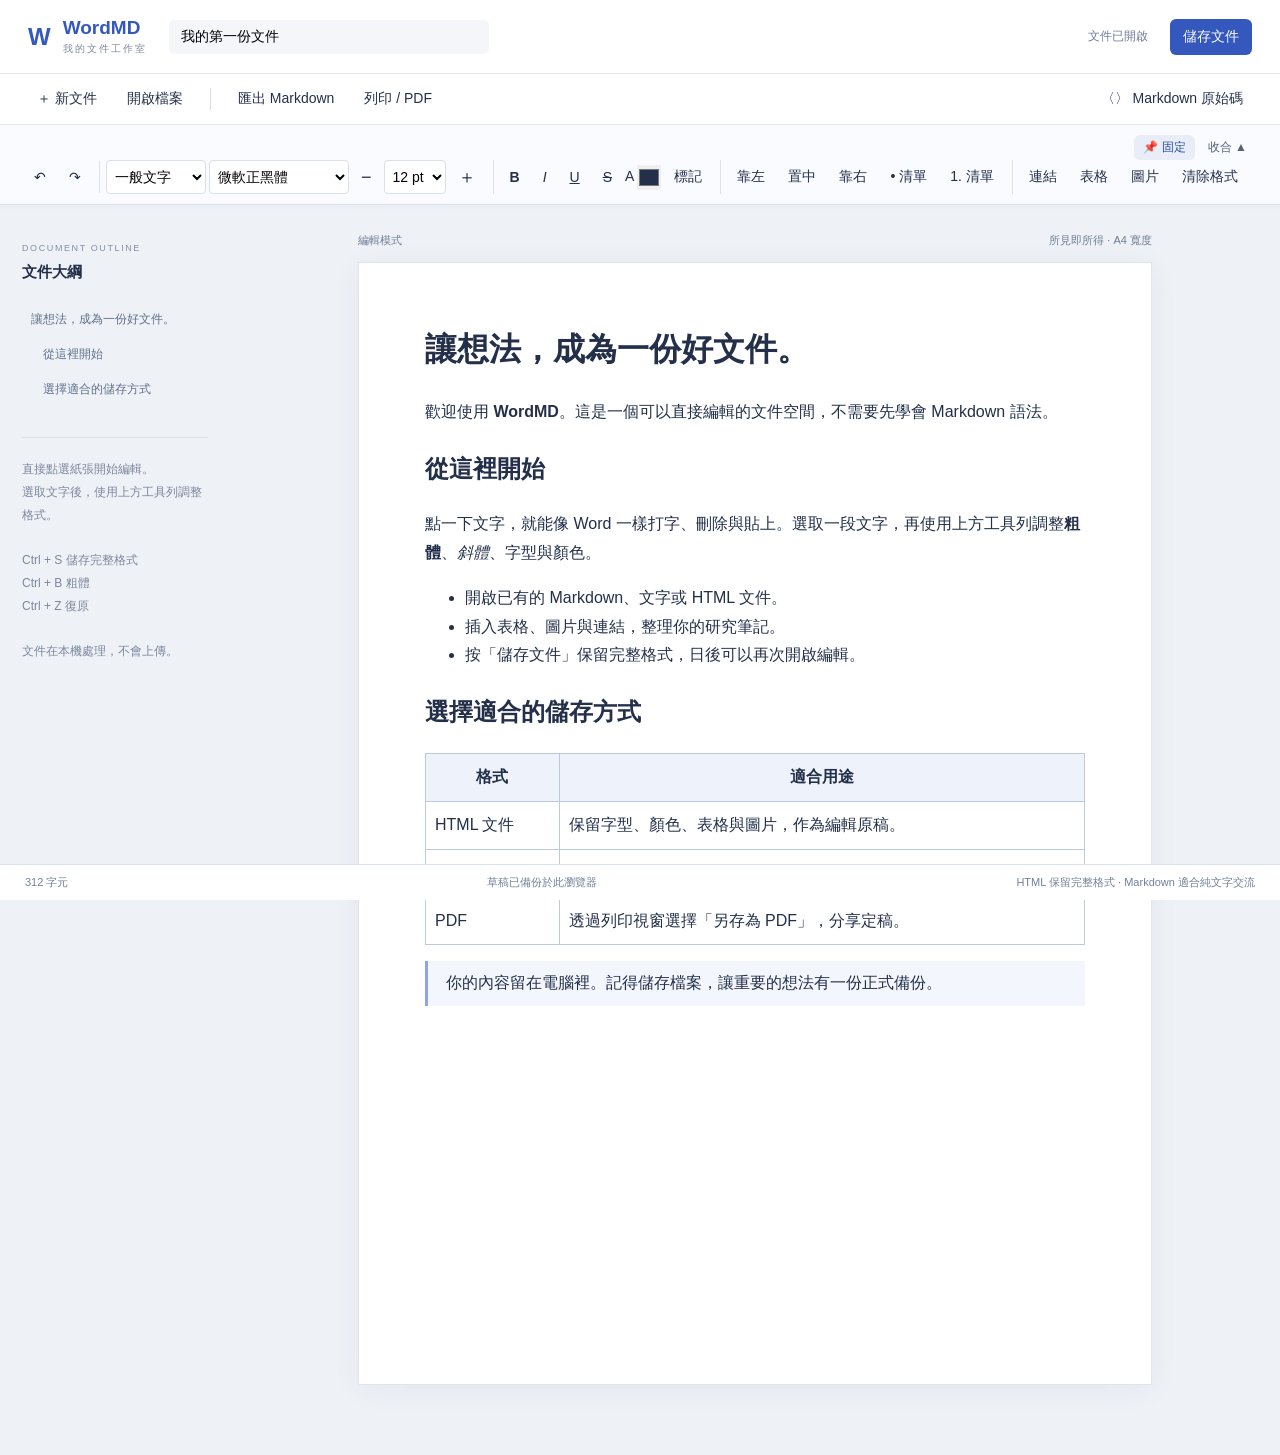
<file: index.html>
<!doctype html>
<html lang="zh-Hant"><head><meta charset="utf-8"><meta name="viewport" content="width=device-width,initial-scale=1"><title>WordMD｜我的文件工作室</title>
<script src="vendor/marked.js"></script><script src="vendor/purify.js"></script><script src="vendor/turndown.js"></script><script src="vendor/gfm.js"></script>
<link rel="stylesheet" href="style.css"></head><body>
<header><div class="brand">W<span>WordMD <small>我的文件工作室</small></span></div><input id="name" aria-label="文件名稱" value="未命名文件"><span id="state" role="status">準備就緒</span><button id="save" class="primary">儲存文件</button></header>
<nav aria-label="檔案工具"><button id="new">＋ 新文件</button><button id="open">開啟檔案</button><span class="divider"></span><button id="md">匯出 Markdown</button><button id="print">列印 / PDF</button><span class="grow"></span><button id="sourceToggle">〈〉 Markdown 原始碼</button></nav>
<section id="ribbon" aria-label="文字格式工具列">
<div class="ribbon-controls"><button id="pinRibbon" type="button" aria-pressed="true" title="切換工具列固定">📌 固定</button><button id="toggleRibbon" type="button" aria-expanded="true" aria-controls="ribbonTools">收合 ▲</button></div>
<div id="ribbonTools">
<div class="group"><button data-cmd="undo" title="復原 Ctrl+Z">↶</button><button data-cmd="redo" title="重做 Ctrl+Y">↷</button></div>
<div class="group"><select id="block" aria-label="段落樣式"><option value="p">一般文字</option><option value="h1">標題 1</option><option value="h2">標題 2</option><option value="h3">標題 3</option><option value="blockquote">引言</option><option value="pre">程式碼區塊</option></select><select id="font" aria-label="字型"><option value="Microsoft JhengHei">微軟正黑體</option><option value="PMingLiU">新細明體</option><option value="Arial">Arial</option><option value="Times New Roman">Times New Roman</option></select><button id="sizeDown" type="button" aria-label="縮小字級" title="縮小字級">−</button><select id="size" aria-label="字級"><option value="2">10 pt</option><option value="3" selected>12 pt</option><option value="4">14 pt</option><option value="5">18 pt</option><option value="6">24 pt</option><option value="7">36 pt</option></select><button id="sizeUp" type="button" aria-label="放大字級" title="放大字級">＋</button></div>
<div class="group"><button data-cmd="bold" title="粗體 Ctrl+B"><b>B</b></button><button data-cmd="italic" title="斜體 Ctrl+I"><i>I</i></button><button data-cmd="underline" title="底線 Ctrl+U"><u>U</u></button><button data-cmd="strikeThrough" title="刪除線"><s>S</s></button><label title="文字顏色">A <input id="color" type="color" value="#24304a" aria-label="文字顏色"></label><button data-cmd="hiliteColor" data-value="#fff2a8" title="螢光標記">標記</button></div>
<div class="group"><button data-cmd="justifyLeft" title="靠左">靠左</button><button data-cmd="justifyCenter" title="置中">置中</button><button data-cmd="justifyRight" title="靠右">靠右</button><button data-cmd="insertUnorderedList" title="項目符號">• 清單</button><button data-cmd="insertOrderedList" title="編號清單">1. 清單</button></div>
<div class="group"><button id="link">連結</button><button id="table">表格</button><button id="image">圖片</button><button data-cmd="removeFormat">清除格式</button></div>
</div></section>
<main><aside><div class="eyebrow">DOCUMENT OUTLINE</div><h3>文件大綱</h3><div id="outline"></div><div class="tip">直接點選紙張開始編輯。<br>選取文字後，使用上方工具列調整格式。<br><br>Ctrl + S 儲存完整格式<br>Ctrl + B 粗體<br>Ctrl + Z 復原<br><br>文件在本機處理，不會上傳。</div></aside><div class="workspace"><div class="paper-label">編輯模式 <span>所見即所得 · A4 寬度</span></div><article id="editor" contenteditable="true" spellcheck="false" role="textbox" aria-label="文件編輯區" aria-multiline="true"></article></div><section id="sourcePanel" hidden><h3>Markdown 原始碼</h3><p>套用會以 Markdown 重建內容，字型、顏色、對齊等格式可能消失。</p><textarea id="source" aria-label="Markdown 原始碼"></textarea><button id="applySource" class="primary">套用至文件</button><button id="cancelSource">關閉</button></section></main>
<footer><span id="count"></span><span id="draft">本機草稿</span><span>HTML 保留完整格式 · Markdown 適合純文字交流</span></footer>
<input id="file" type="file" accept=".md,.markdown,.txt,.html,.htm" hidden><input id="picture" type="file" accept="image/png,image/jpeg,image/gif,image/webp" hidden>
<script src="app.js"></script></body></html>
</file>
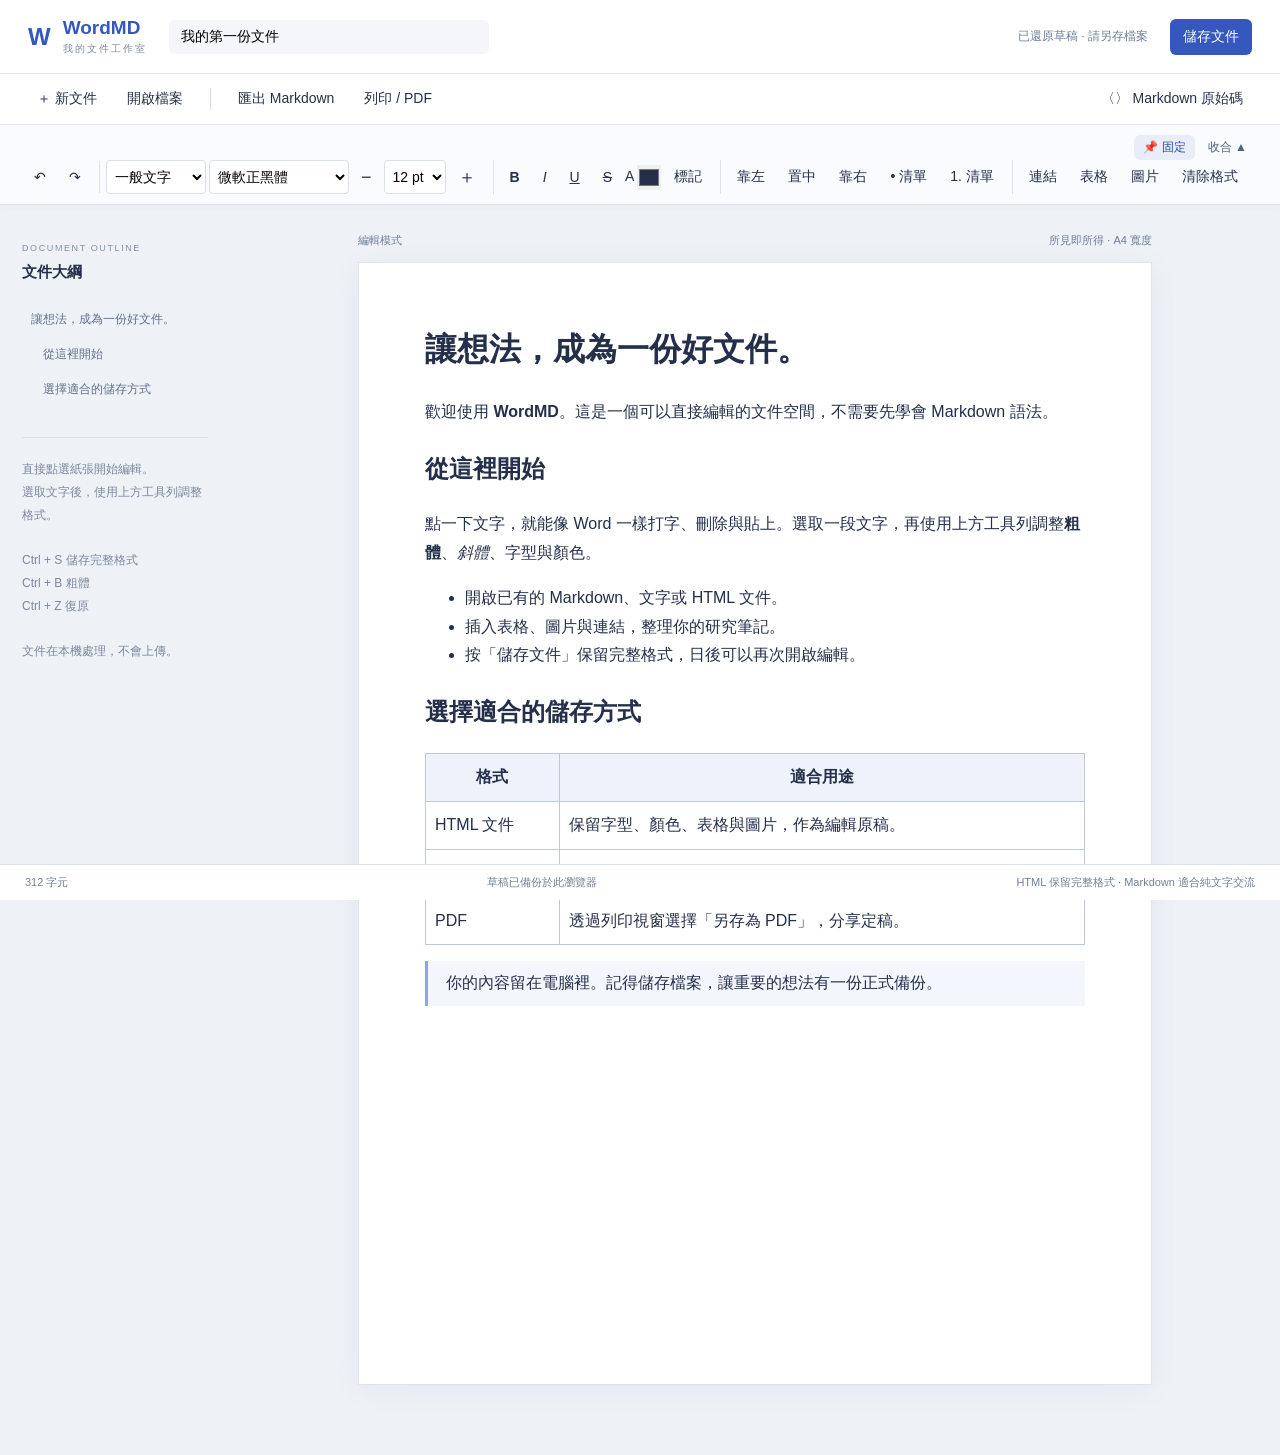
<file: WordMD-離線編輯器.html>
<!doctype html>
<html lang="zh-Hant"><head><meta charset="utf-8"><meta name="viewport" content="width=device-width,initial-scale=1"><title>WordMD｜我的文件工作室</title>
<script>
/**
 * marked v12.0.1 - a markdown parser
 * Copyright (c) 2011-2024, Christopher Jeffrey. (MIT Licensed)
 * https://github.com/markedjs/marked
 */
!function(e,t){"object"==typeof exports&&"undefined"!=typeof module?t(exports):"function"==typeof define&&define.amd?define(["exports"],t):t((e="undefined"!=typeof globalThis?globalThis:e||self).marked={})}(this,(function(e){"use strict";function t(){return{async:!1,breaks:!1,extensions:null,gfm:!0,hooks:null,pedantic:!1,renderer:null,silent:!1,tokenizer:null,walkTokens:null}}function n(t){e.defaults=t}e.defaults={async:!1,breaks:!1,extensions:null,gfm:!0,hooks:null,pedantic:!1,renderer:null,silent:!1,tokenizer:null,walkTokens:null};const s=/[&<>"']/,r=new RegExp(s.source,"g"),i=/[<>"']|&(?!(#\d{1,7}|#[Xx][a-fA-F0-9]{1,6}|\w+);)/,l=new RegExp(i.source,"g"),o={"&":"&amp;","<":"&lt;",">":"&gt;",'"':"&quot;","'":"&#39;"},a=e=>o[e];function c(e,t){if(t){if(s.test(e))return e.replace(r,a)}else if(i.test(e))return e.replace(l,a);return e}const h=/&(#(?:\d+)|(?:#x[0-9A-Fa-f]+)|(?:\w+));?/gi;function p(e){return e.replace(h,((e,t)=>"colon"===(t=t.toLowerCase())?":":"#"===t.charAt(0)?"x"===t.charAt(1)?String.fromCharCode(parseInt(t.substring(2),16)):String.fromCharCode(+t.substring(1)):""))}const u=/(^|[^\[])\^/g;function k(e,t){let n="string"==typeof e?e:e.source;t=t||"";const s={replace:(e,t)=>{let r="string"==typeof t?t:t.source;return r=r.replace(u,"$1"),n=n.replace(e,r),s},getRegex:()=>new RegExp(n,t)};return s}function g(e){try{e=encodeURI(e).replace(/%25/g,"%")}catch(e){return null}return e}const f={exec:()=>null};function d(e,t){const n=e.replace(/\|/g,((e,t,n)=>{let s=!1,r=t;for(;--r>=0&&"\\"===n[r];)s=!s;return s?"|":" |"})).split(/ \|/);let s=0;if(n[0].trim()||n.shift(),n.length>0&&!n[n.length-1].trim()&&n.pop(),t)if(n.length>t)n.splice(t);else for(;n.length<t;)n.push("");for(;s<n.length;s++)n[s]=n[s].trim().replace(/\\\|/g,"|");return n}function x(e,t,n){const s=e.length;if(0===s)return"";let r=0;for(;r<s;){const i=e.charAt(s-r-1);if(i!==t||n){if(i===t||!n)break;r++}else r++}return e.slice(0,s-r)}function b(e,t,n,s){const r=t.href,i=t.title?c(t.title):null,l=e[1].replace(/\\([\[\]])/g,"$1");if("!"!==e[0].charAt(0)){s.state.inLink=!0;const e={type:"link",raw:n,href:r,title:i,text:l,tokens:s.inlineTokens(l)};return s.state.inLink=!1,e}return{type:"image",raw:n,href:r,title:i,text:c(l)}}class w{options;rules;lexer;constructor(t){this.options=t||e.defaults}space(e){const t=this.rules.block.newline.exec(e);if(t&&t[0].length>0)return{type:"space",raw:t[0]}}code(e){const t=this.rules.block.code.exec(e);if(t){const e=t[0].replace(/^ {1,4}/gm,"");return{type:"code",raw:t[0],codeBlockStyle:"indented",text:this.options.pedantic?e:x(e,"\n")}}}fences(e){const t=this.rules.block.fences.exec(e);if(t){const e=t[0],n=function(e,t){const n=e.match(/^(\s+)(?:```)/);if(null===n)return t;const s=n[1];return t.split("\n").map((e=>{const t=e.match(/^\s+/);if(null===t)return e;const[n]=t;return n.length>=s.length?e.slice(s.length):e})).join("\n")}(e,t[3]||"");return{type:"code",raw:e,lang:t[2]?t[2].trim().replace(this.rules.inline.anyPunctuation,"$1"):t[2],text:n}}}heading(e){const t=this.rules.block.heading.exec(e);if(t){let e=t[2].trim();if(/#$/.test(e)){const t=x(e,"#");this.options.pedantic?e=t.trim():t&&!/ $/.test(t)||(e=t.trim())}return{type:"heading",raw:t[0],depth:t[1].length,text:e,tokens:this.lexer.inline(e)}}}hr(e){const t=this.rules.block.hr.exec(e);if(t)return{type:"hr",raw:t[0]}}blockquote(e){const t=this.rules.block.blockquote.exec(e);if(t){const e=x(t[0].replace(/^ *>[ \t]?/gm,""),"\n"),n=this.lexer.state.top;this.lexer.state.top=!0;const s=this.lexer.blockTokens(e);return this.lexer.state.top=n,{type:"blockquote",raw:t[0],tokens:s,text:e}}}list(e){let t=this.rules.block.list.exec(e);if(t){let n=t[1].trim();const s=n.length>1,r={type:"list",raw:"",ordered:s,start:s?+n.slice(0,-1):"",loose:!1,items:[]};n=s?`\\d{1,9}\\${n.slice(-1)}`:`\\${n}`,this.options.pedantic&&(n=s?n:"[*+-]");const i=new RegExp(`^( {0,3}${n})((?:[\t ][^\\n]*)?(?:\\n|$))`);let l="",o="",a=!1;for(;e;){let n=!1;if(!(t=i.exec(e)))break;if(this.rules.block.hr.test(e))break;l=t[0],e=e.substring(l.length);let s=t[2].split("\n",1)[0].replace(/^\t+/,(e=>" ".repeat(3*e.length))),c=e.split("\n",1)[0],h=0;this.options.pedantic?(h=2,o=s.trimStart()):(h=t[2].search(/[^ ]/),h=h>4?1:h,o=s.slice(h),h+=t[1].length);let p=!1;if(!s&&/^ *$/.test(c)&&(l+=c+"\n",e=e.substring(c.length+1),n=!0),!n){const t=new RegExp(`^ {0,${Math.min(3,h-1)}}(?:[*+-]|\\d{1,9}[.)])((?:[ \t][^\\n]*)?(?:\\n|$))`),n=new RegExp(`^ {0,${Math.min(3,h-1)}}((?:- *){3,}|(?:_ *){3,}|(?:\\* *){3,})(?:\\n+|$)`),r=new RegExp(`^ {0,${Math.min(3,h-1)}}(?:\`\`\`|~~~)`),i=new RegExp(`^ {0,${Math.min(3,h-1)}}#`);for(;e;){const a=e.split("\n",1)[0];if(c=a,this.options.pedantic&&(c=c.replace(/^ {1,4}(?=( {4})*[^ ])/g,"  ")),r.test(c))break;if(i.test(c))break;if(t.test(c))break;if(n.test(e))break;if(c.search(/[^ ]/)>=h||!c.trim())o+="\n"+c.slice(h);else{if(p)break;if(s.search(/[^ ]/)>=4)break;if(r.test(s))break;if(i.test(s))break;if(n.test(s))break;o+="\n"+c}p||c.trim()||(p=!0),l+=a+"\n",e=e.substring(a.length+1),s=c.slice(h)}}r.loose||(a?r.loose=!0:/\n *\n *$/.test(l)&&(a=!0));let u,k=null;this.options.gfm&&(k=/^\[[ xX]\] /.exec(o),k&&(u="[ ] "!==k[0],o=o.replace(/^\[[ xX]\] +/,""))),r.items.push({type:"list_item",raw:l,task:!!k,checked:u,loose:!1,text:o,tokens:[]}),r.raw+=l}r.items[r.items.length-1].raw=l.trimEnd(),r.items[r.items.length-1].text=o.trimEnd(),r.raw=r.raw.trimEnd();for(let e=0;e<r.items.length;e++)if(this.lexer.state.top=!1,r.items[e].tokens=this.lexer.blockTokens(r.items[e].text,[]),!r.loose){const t=r.items[e].tokens.filter((e=>"space"===e.type)),n=t.length>0&&t.some((e=>/\n.*\n/.test(e.raw)));r.loose=n}if(r.loose)for(let e=0;e<r.items.length;e++)r.items[e].loose=!0;return r}}html(e){const t=this.rules.block.html.exec(e);if(t){return{type:"html",block:!0,raw:t[0],pre:"pre"===t[1]||"script"===t[1]||"style"===t[1],text:t[0]}}}def(e){const t=this.rules.block.def.exec(e);if(t){const e=t[1].toLowerCase().replace(/\s+/g," "),n=t[2]?t[2].replace(/^<(.*)>$/,"$1").replace(this.rules.inline.anyPunctuation,"$1"):"",s=t[3]?t[3].substring(1,t[3].length-1).replace(this.rules.inline.anyPunctuation,"$1"):t[3];return{type:"def",tag:e,raw:t[0],href:n,title:s}}}table(e){const t=this.rules.block.table.exec(e);if(!t)return;if(!/[:|]/.test(t[2]))return;const n=d(t[1]),s=t[2].replace(/^\||\| *$/g,"").split("|"),r=t[3]&&t[3].trim()?t[3].replace(/\n[ \t]*$/,"").split("\n"):[],i={type:"table",raw:t[0],header:[],align:[],rows:[]};if(n.length===s.length){for(const e of s)/^ *-+: *$/.test(e)?i.align.push("right"):/^ *:-+: *$/.test(e)?i.align.push("center"):/^ *:-+ *$/.test(e)?i.align.push("left"):i.align.push(null);for(const e of n)i.header.push({text:e,tokens:this.lexer.inline(e)});for(const e of r)i.rows.push(d(e,i.header.length).map((e=>({text:e,tokens:this.lexer.inline(e)}))));return i}}lheading(e){const t=this.rules.block.lheading.exec(e);if(t)return{type:"heading",raw:t[0],depth:"="===t[2].charAt(0)?1:2,text:t[1],tokens:this.lexer.inline(t[1])}}paragraph(e){const t=this.rules.block.paragraph.exec(e);if(t){const e="\n"===t[1].charAt(t[1].length-1)?t[1].slice(0,-1):t[1];return{type:"paragraph",raw:t[0],text:e,tokens:this.lexer.inline(e)}}}text(e){const t=this.rules.block.text.exec(e);if(t)return{type:"text",raw:t[0],text:t[0],tokens:this.lexer.inline(t[0])}}escape(e){const t=this.rules.inline.escape.exec(e);if(t)return{type:"escape",raw:t[0],text:c(t[1])}}tag(e){const t=this.rules.inline.tag.exec(e);if(t)return!this.lexer.state.inLink&&/^<a /i.test(t[0])?this.lexer.state.inLink=!0:this.lexer.state.inLink&&/^<\/a>/i.test(t[0])&&(this.lexer.state.inLink=!1),!this.lexer.state.inRawBlock&&/^<(pre|code|kbd|script)(\s|>)/i.test(t[0])?this.lexer.state.inRawBlock=!0:this.lexer.state.inRawBlock&&/^<\/(pre|code|kbd|script)(\s|>)/i.test(t[0])&&(this.lexer.state.inRawBlock=!1),{type:"html",raw:t[0],inLink:this.lexer.state.inLink,inRawBlock:this.lexer.state.inRawBlock,block:!1,text:t[0]}}link(e){const t=this.rules.inline.link.exec(e);if(t){const e=t[2].trim();if(!this.options.pedantic&&/^</.test(e)){if(!/>$/.test(e))return;const t=x(e.slice(0,-1),"\\");if((e.length-t.length)%2==0)return}else{const e=function(e,t){if(-1===e.indexOf(t[1]))return-1;let n=0;for(let s=0;s<e.length;s++)if("\\"===e[s])s++;else if(e[s]===t[0])n++;else if(e[s]===t[1]&&(n--,n<0))return s;return-1}(t[2],"()");if(e>-1){const n=(0===t[0].indexOf("!")?5:4)+t[1].length+e;t[2]=t[2].substring(0,e),t[0]=t[0].substring(0,n).trim(),t[3]=""}}let n=t[2],s="";if(this.options.pedantic){const e=/^([^'"]*[^\s])\s+(['"])(.*)\2/.exec(n);e&&(n=e[1],s=e[3])}else s=t[3]?t[3].slice(1,-1):"";return n=n.trim(),/^</.test(n)&&(n=this.options.pedantic&&!/>$/.test(e)?n.slice(1):n.slice(1,-1)),b(t,{href:n?n.replace(this.rules.inline.anyPunctuation,"$1"):n,title:s?s.replace(this.rules.inline.anyPunctuation,"$1"):s},t[0],this.lexer)}}reflink(e,t){let n;if((n=this.rules.inline.reflink.exec(e))||(n=this.rules.inline.nolink.exec(e))){const e=t[(n[2]||n[1]).replace(/\s+/g," ").toLowerCase()];if(!e){const e=n[0].charAt(0);return{type:"text",raw:e,text:e}}return b(n,e,n[0],this.lexer)}}emStrong(e,t,n=""){let s=this.rules.inline.emStrongLDelim.exec(e);if(!s)return;if(s[3]&&n.match(/[\p{L}\p{N}]/u))return;if(!(s[1]||s[2]||"")||!n||this.rules.inline.punctuation.exec(n)){const n=[...s[0]].length-1;let r,i,l=n,o=0;const a="*"===s[0][0]?this.rules.inline.emStrongRDelimAst:this.rules.inline.emStrongRDelimUnd;for(a.lastIndex=0,t=t.slice(-1*e.length+n);null!=(s=a.exec(t));){if(r=s[1]||s[2]||s[3]||s[4]||s[5]||s[6],!r)continue;if(i=[...r].length,s[3]||s[4]){l+=i;continue}if((s[5]||s[6])&&n%3&&!((n+i)%3)){o+=i;continue}if(l-=i,l>0)continue;i=Math.min(i,i+l+o);const t=[...s[0]][0].length,a=e.slice(0,n+s.index+t+i);if(Math.min(n,i)%2){const e=a.slice(1,-1);return{type:"em",raw:a,text:e,tokens:this.lexer.inlineTokens(e)}}const c=a.slice(2,-2);return{type:"strong",raw:a,text:c,tokens:this.lexer.inlineTokens(c)}}}}codespan(e){const t=this.rules.inline.code.exec(e);if(t){let e=t[2].replace(/\n/g," ");const n=/[^ ]/.test(e),s=/^ /.test(e)&&/ $/.test(e);return n&&s&&(e=e.substring(1,e.length-1)),e=c(e,!0),{type:"codespan",raw:t[0],text:e}}}br(e){const t=this.rules.inline.br.exec(e);if(t)return{type:"br",raw:t[0]}}del(e){const t=this.rules.inline.del.exec(e);if(t)return{type:"del",raw:t[0],text:t[2],tokens:this.lexer.inlineTokens(t[2])}}autolink(e){const t=this.rules.inline.autolink.exec(e);if(t){let e,n;return"@"===t[2]?(e=c(t[1]),n="mailto:"+e):(e=c(t[1]),n=e),{type:"link",raw:t[0],text:e,href:n,tokens:[{type:"text",raw:e,text:e}]}}}url(e){let t;if(t=this.rules.inline.url.exec(e)){let e,n;if("@"===t[2])e=c(t[0]),n="mailto:"+e;else{let s;do{s=t[0],t[0]=this.rules.inline._backpedal.exec(t[0])?.[0]??""}while(s!==t[0]);e=c(t[0]),n="www."===t[1]?"http://"+t[0]:t[0]}return{type:"link",raw:t[0],text:e,href:n,tokens:[{type:"text",raw:e,text:e}]}}}inlineText(e){const t=this.rules.inline.text.exec(e);if(t){let e;return e=this.lexer.state.inRawBlock?t[0]:c(t[0]),{type:"text",raw:t[0],text:e}}}}const m=/^ {0,3}((?:-[\t ]*){3,}|(?:_[ \t]*){3,}|(?:\*[ \t]*){3,})(?:\n+|$)/,y=/(?:[*+-]|\d{1,9}[.)])/,$=k(/^(?!bull |blockCode|fences|blockquote|heading|html)((?:.|\n(?!\s*?\n|bull |blockCode|fences|blockquote|heading|html))+?)\n {0,3}(=+|-+) *(?:\n+|$)/).replace(/bull/g,y).replace(/blockCode/g,/ {4}/).replace(/fences/g,/ {0,3}(?:`{3,}|~{3,})/).replace(/blockquote/g,/ {0,3}>/).replace(/heading/g,/ {0,3}#{1,6}/).replace(/html/g,/ {0,3}<[^\n>]+>\n/).getRegex(),z=/^([^\n]+(?:\n(?!hr|heading|lheading|blockquote|fences|list|html|table| +\n)[^\n]+)*)/,T=/(?!\s*\])(?:\\.|[^\[\]\\])+/,R=k(/^ {0,3}\[(label)\]: *(?:\n *)?([^<\s][^\s]*|<.*?>)(?:(?: +(?:\n *)?| *\n *)(title))? *(?:\n+|$)/).replace("label",T).replace("title",/(?:"(?:\\"?|[^"\\])*"|'[^'\n]*(?:\n[^'\n]+)*\n?'|\([^()]*\))/).getRegex(),_=k(/^( {0,3}bull)([ \t][^\n]+?)?(?:\n|$)/).replace(/bull/g,y).getRegex(),A="address|article|aside|base|basefont|blockquote|body|caption|center|col|colgroup|dd|details|dialog|dir|div|dl|dt|fieldset|figcaption|figure|footer|form|frame|frameset|h[1-6]|head|header|hr|html|iframe|legend|li|link|main|menu|menuitem|meta|nav|noframes|ol|optgroup|option|p|param|search|section|summary|table|tbody|td|tfoot|th|thead|title|tr|track|ul",S=/<!--(?:-?>|[\s\S]*?(?:-->|$))/,I=k("^ {0,3}(?:<(script|pre|style|textarea)[\\s>][\\s\\S]*?(?:</\\1>[^\\n]*\\n+|$)|comment[^\\n]*(\\n+|$)|<\\?[\\s\\S]*?(?:\\?>\\n*|$)|<![A-Z][\\s\\S]*?(?:>\\n*|$)|<!\\[CDATA\\[[\\s\\S]*?(?:\\]\\]>\\n*|$)|</?(tag)(?: +|\\n|/?>)[\\s\\S]*?(?:(?:\\n *)+\\n|$)|<(?!script|pre|style|textarea)([a-z][\\w-]*)(?:attribute)*? */?>(?=[ \\t]*(?:\\n|$))[\\s\\S]*?(?:(?:\\n *)+\\n|$)|</(?!script|pre|style|textarea)[a-z][\\w-]*\\s*>(?=[ \\t]*(?:\\n|$))[\\s\\S]*?(?:(?:\\n *)+\\n|$))","i").replace("comment",S).replace("tag",A).replace("attribute",/ +[a-zA-Z:_][\w.:-]*(?: *= *"[^"\n]*"| *= *'[^'\n]*'| *= *[^\s"'=<>`]+)?/).getRegex(),E=k(z).replace("hr",m).replace("heading"," {0,3}#{1,6}(?:\\s|$)").replace("|lheading","").replace("|table","").replace("blockquote"," {0,3}>").replace("fences"," {0,3}(?:`{3,}(?=[^`\\n]*\\n)|~{3,})[^\\n]*\\n").replace("list"," {0,3}(?:[*+-]|1[.)]) ").replace("html","</?(?:tag)(?: +|\\n|/?>)|<(?:script|pre|style|textarea|!--)").replace("tag",A).getRegex(),q={blockquote:k(/^( {0,3}> ?(paragraph|[^\n]*)(?:\n|$))+/).replace("paragraph",E).getRegex(),code:/^( {4}[^\n]+(?:\n(?: *(?:\n|$))*)?)+/,def:R,fences:/^ {0,3}(`{3,}(?=[^`\n]*(?:\n|$))|~{3,})([^\n]*)(?:\n|$)(?:|([\s\S]*?)(?:\n|$))(?: {0,3}\1[~`]* *(?=\n|$)|$)/,heading:/^ {0,3}(#{1,6})(?=\s|$)(.*)(?:\n+|$)/,hr:m,html:I,lheading:$,list:_,newline:/^(?: *(?:\n|$))+/,paragraph:E,table:f,text:/^[^\n]+/},Z=k("^ *([^\\n ].*)\\n {0,3}((?:\\| *)?:?-+:? *(?:\\| *:?-+:? *)*(?:\\| *)?)(?:\\n((?:(?! *\\n|hr|heading|blockquote|code|fences|list|html).*(?:\\n|$))*)\\n*|$)").replace("hr",m).replace("heading"," {0,3}#{1,6}(?:\\s|$)").replace("blockquote"," {0,3}>").replace("code"," {4}[^\\n]").replace("fences"," {0,3}(?:`{3,}(?=[^`\\n]*\\n)|~{3,})[^\\n]*\\n").replace("list"," {0,3}(?:[*+-]|1[.)]) ").replace("html","</?(?:tag)(?: +|\\n|/?>)|<(?:script|pre|style|textarea|!--)").replace("tag",A).getRegex(),L={...q,table:Z,paragraph:k(z).replace("hr",m).replace("heading"," {0,3}#{1,6}(?:\\s|$)").replace("|lheading","").replace("table",Z).replace("blockquote"," {0,3}>").replace("fences"," {0,3}(?:`{3,}(?=[^`\\n]*\\n)|~{3,})[^\\n]*\\n").replace("list"," {0,3}(?:[*+-]|1[.)]) ").replace("html","</?(?:tag)(?: +|\\n|/?>)|<(?:script|pre|style|textarea|!--)").replace("tag",A).getRegex()},P={...q,html:k("^ *(?:comment *(?:\\n|\\s*$)|<(tag)[\\s\\S]+?</\\1> *(?:\\n{2,}|\\s*$)|<tag(?:\"[^\"]*\"|'[^']*'|\\s[^'\"/>\\s]*)*?/?> *(?:\\n{2,}|\\s*$))").replace("comment",S).replace(/tag/g,"(?!(?:a|em|strong|small|s|cite|q|dfn|abbr|data|time|code|var|samp|kbd|sub|sup|i|b|u|mark|ruby|rt|rp|bdi|bdo|span|br|wbr|ins|del|img)\\b)\\w+(?!:|[^\\w\\s@]*@)\\b").getRegex(),def:/^ *\[([^\]]+)\]: *<?([^\s>]+)>?(?: +(["(][^\n]+[")]))? *(?:\n+|$)/,heading:/^(#{1,6})(.*)(?:\n+|$)/,fences:f,lheading:/^(.+?)\n {0,3}(=+|-+) *(?:\n+|$)/,paragraph:k(z).replace("hr",m).replace("heading"," *#{1,6} *[^\n]").replace("lheading",$).replace("|table","").replace("blockquote"," {0,3}>").replace("|fences","").replace("|list","").replace("|html","").replace("|tag","").getRegex()},Q=/^\\([!"#$%&'()*+,\-./:;<=>?@\[\]\\^_`{|}~])/,v=/^( {2,}|\\)\n(?!\s*$)/,B="\\p{P}\\p{S}",C=k(/^((?![*_])[\spunctuation])/,"u").replace(/punctuation/g,B).getRegex(),M=k(/^(?:\*+(?:((?!\*)[punct])|[^\s*]))|^_+(?:((?!_)[punct])|([^\s_]))/,"u").replace(/punct/g,B).getRegex(),O=k("^[^_*]*?__[^_*]*?\\*[^_*]*?(?=__)|[^*]+(?=[^*])|(?!\\*)[punct](\\*+)(?=[\\s]|$)|[^punct\\s](\\*+)(?!\\*)(?=[punct\\s]|$)|(?!\\*)[punct\\s](\\*+)(?=[^punct\\s])|[\\s](\\*+)(?!\\*)(?=[punct])|(?!\\*)[punct](\\*+)(?!\\*)(?=[punct])|[^punct\\s](\\*+)(?=[^punct\\s])","gu").replace(/punct/g,B).getRegex(),D=k("^[^_*]*?\\*\\*[^_*]*?_[^_*]*?(?=\\*\\*)|[^_]+(?=[^_])|(?!_)[punct](_+)(?=[\\s]|$)|[^punct\\s](_+)(?!_)(?=[punct\\s]|$)|(?!_)[punct\\s](_+)(?=[^punct\\s])|[\\s](_+)(?!_)(?=[punct])|(?!_)[punct](_+)(?!_)(?=[punct])","gu").replace(/punct/g,B).getRegex(),j=k(/\\([punct])/,"gu").replace(/punct/g,B).getRegex(),H=k(/^<(scheme:[^\s\x00-\x1f<>]*|email)>/).replace("scheme",/[a-zA-Z][a-zA-Z0-9+.-]{1,31}/).replace("email",/[a-zA-Z0-9.!#$%&'*+/=?^_`{|}~-]+(@)[a-zA-Z0-9](?:[a-zA-Z0-9-]{0,61}[a-zA-Z0-9])?(?:\.[a-zA-Z0-9](?:[a-zA-Z0-9-]{0,61}[a-zA-Z0-9])?)+(?![-_])/).getRegex(),U=k(S).replace("(?:--\x3e|$)","--\x3e").getRegex(),X=k("^comment|^</[a-zA-Z][\\w:-]*\\s*>|^<[a-zA-Z][\\w-]*(?:attribute)*?\\s*/?>|^<\\?[\\s\\S]*?\\?>|^<![a-zA-Z]+\\s[\\s\\S]*?>|^<!\\[CDATA\\[[\\s\\S]*?\\]\\]>").replace("comment",U).replace("attribute",/\s+[a-zA-Z:_][\w.:-]*(?:\s*=\s*"[^"]*"|\s*=\s*'[^']*'|\s*=\s*[^\s"'=<>`]+)?/).getRegex(),F=/(?:\[(?:\\.|[^\[\]\\])*\]|\\.|`[^`]*`|[^\[\]\\`])*?/,N=k(/^!?\[(label)\]\(\s*(href)(?:\s+(title))?\s*\)/).replace("label",F).replace("href",/<(?:\\.|[^\n<>\\])+>|[^\s\x00-\x1f]*/).replace("title",/"(?:\\"?|[^"\\])*"|'(?:\\'?|[^'\\])*'|\((?:\\\)?|[^)\\])*\)/).getRegex(),G=k(/^!?\[(label)\]\[(ref)\]/).replace("label",F).replace("ref",T).getRegex(),J=k(/^!?\[(ref)\](?:\[\])?/).replace("ref",T).getRegex(),K={_backpedal:f,anyPunctuation:j,autolink:H,blockSkip:/\[[^[\]]*?\]\([^\(\)]*?\)|`[^`]*?`|<[^<>]*?>/g,br:v,code:/^(`+)([^`]|[^`][\s\S]*?[^`])\1(?!`)/,del:f,emStrongLDelim:M,emStrongRDelimAst:O,emStrongRDelimUnd:D,escape:Q,link:N,nolink:J,punctuation:C,reflink:G,reflinkSearch:k("reflink|nolink(?!\\()","g").replace("reflink",G).replace("nolink",J).getRegex(),tag:X,text:/^(`+|[^`])(?:(?= {2,}\n)|[\s\S]*?(?:(?=[\\<!\[`*_]|\b_|$)|[^ ](?= {2,}\n)))/,url:f},V={...K,link:k(/^!?\[(label)\]\((.*?)\)/).replace("label",F).getRegex(),reflink:k(/^!?\[(label)\]\s*\[([^\]]*)\]/).replace("label",F).getRegex()},W={...K,escape:k(Q).replace("])","~|])").getRegex(),url:k(/^((?:ftp|https?):\/\/|www\.)(?:[a-zA-Z0-9\-]+\.?)+[^\s<]*|^email/,"i").replace("email",/[A-Za-z0-9._+-]+(@)[a-zA-Z0-9-_]+(?:\.[a-zA-Z0-9-_]*[a-zA-Z0-9])+(?![-_])/).getRegex(),_backpedal:/(?:[^?!.,:;*_'"~()&]+|\([^)]*\)|&(?![a-zA-Z0-9]+;$)|[?!.,:;*_'"~)]+(?!$))+/,del:/^(~~?)(?=[^\s~])([\s\S]*?[^\s~])\1(?=[^~]|$)/,text:/^([`~]+|[^`~])(?:(?= {2,}\n)|(?=[a-zA-Z0-9.!#$%&'*+\/=?_`{\|}~-]+@)|[\s\S]*?(?:(?=[\\<!\[`*~_]|\b_|https?:\/\/|ftp:\/\/|www\.|$)|[^ ](?= {2,}\n)|[^a-zA-Z0-9.!#$%&'*+\/=?_`{\|}~-](?=[a-zA-Z0-9.!#$%&'*+\/=?_`{\|}~-]+@)))/},Y={...W,br:k(v).replace("{2,}","*").getRegex(),text:k(W.text).replace("\\b_","\\b_| {2,}\\n").replace(/\{2,\}/g,"*").getRegex()},ee={normal:q,gfm:L,pedantic:P},te={normal:K,gfm:W,breaks:Y,pedantic:V};class ne{tokens;options;state;tokenizer;inlineQueue;constructor(t){this.tokens=[],this.tokens.links=Object.create(null),this.options=t||e.defaults,this.options.tokenizer=this.options.tokenizer||new w,this.tokenizer=this.options.tokenizer,this.tokenizer.options=this.options,this.tokenizer.lexer=this,this.inlineQueue=[],this.state={inLink:!1,inRawBlock:!1,top:!0};const n={block:ee.normal,inline:te.normal};this.options.pedantic?(n.block=ee.pedantic,n.inline=te.pedantic):this.options.gfm&&(n.block=ee.gfm,this.options.breaks?n.inline=te.breaks:n.inline=te.gfm),this.tokenizer.rules=n}static get rules(){return{block:ee,inline:te}}static lex(e,t){return new ne(t).lex(e)}static lexInline(e,t){return new ne(t).inlineTokens(e)}lex(e){e=e.replace(/\r\n|\r/g,"\n"),this.blockTokens(e,this.tokens);for(let e=0;e<this.inlineQueue.length;e++){const t=this.inlineQueue[e];this.inlineTokens(t.src,t.tokens)}return this.inlineQueue=[],this.tokens}blockTokens(e,t=[]){let n,s,r,i;for(e=this.options.pedantic?e.replace(/\t/g,"    ").replace(/^ +$/gm,""):e.replace(/^( *)(\t+)/gm,((e,t,n)=>t+"    ".repeat(n.length)));e;)if(!(this.options.extensions&&this.options.extensions.block&&this.options.extensions.block.some((s=>!!(n=s.call({lexer:this},e,t))&&(e=e.substring(n.raw.length),t.push(n),!0)))))if(n=this.tokenizer.space(e))e=e.substring(n.raw.length),1===n.raw.length&&t.length>0?t[t.length-1].raw+="\n":t.push(n);else if(n=this.tokenizer.code(e))e=e.substring(n.raw.length),s=t[t.length-1],!s||"paragraph"!==s.type&&"text"!==s.type?t.push(n):(s.raw+="\n"+n.raw,s.text+="\n"+n.text,this.inlineQueue[this.inlineQueue.length-1].src=s.text);else if(n=this.tokenizer.fences(e))e=e.substring(n.raw.length),t.push(n);else if(n=this.tokenizer.heading(e))e=e.substring(n.raw.length),t.push(n);else if(n=this.tokenizer.hr(e))e=e.substring(n.raw.length),t.push(n);else if(n=this.tokenizer.blockquote(e))e=e.substring(n.raw.length),t.push(n);else if(n=this.tokenizer.list(e))e=e.substring(n.raw.length),t.push(n);else if(n=this.tokenizer.html(e))e=e.substring(n.raw.length),t.push(n);else if(n=this.tokenizer.def(e))e=e.substring(n.raw.length),s=t[t.length-1],!s||"paragraph"!==s.type&&"text"!==s.type?this.tokens.links[n.tag]||(this.tokens.links[n.tag]={href:n.href,title:n.title}):(s.raw+="\n"+n.raw,s.text+="\n"+n.raw,this.inlineQueue[this.inlineQueue.length-1].src=s.text);else if(n=this.tokenizer.table(e))e=e.substring(n.raw.length),t.push(n);else if(n=this.tokenizer.lheading(e))e=e.substring(n.raw.length),t.push(n);else{if(r=e,this.options.extensions&&this.options.extensions.startBlock){let t=1/0;const n=e.slice(1);let s;this.options.extensions.startBlock.forEach((e=>{s=e.call({lexer:this},n),"number"==typeof s&&s>=0&&(t=Math.min(t,s))})),t<1/0&&t>=0&&(r=e.substring(0,t+1))}if(this.state.top&&(n=this.tokenizer.paragraph(r)))s=t[t.length-1],i&&"paragraph"===s.type?(s.raw+="\n"+n.raw,s.text+="\n"+n.text,this.inlineQueue.pop(),this.inlineQueue[this.inlineQueue.length-1].src=s.text):t.push(n),i=r.length!==e.length,e=e.substring(n.raw.length);else if(n=this.tokenizer.text(e))e=e.substring(n.raw.length),s=t[t.length-1],s&&"text"===s.type?(s.raw+="\n"+n.raw,s.text+="\n"+n.text,this.inlineQueue.pop(),this.inlineQueue[this.inlineQueue.length-1].src=s.text):t.push(n);else if(e){const t="Infinite loop on byte: "+e.charCodeAt(0);if(this.options.silent){console.error(t);break}throw new Error(t)}}return this.state.top=!0,t}inline(e,t=[]){return this.inlineQueue.push({src:e,tokens:t}),t}inlineTokens(e,t=[]){let n,s,r,i,l,o,a=e;if(this.tokens.links){const e=Object.keys(this.tokens.links);if(e.length>0)for(;null!=(i=this.tokenizer.rules.inline.reflinkSearch.exec(a));)e.includes(i[0].slice(i[0].lastIndexOf("[")+1,-1))&&(a=a.slice(0,i.index)+"["+"a".repeat(i[0].length-2)+"]"+a.slice(this.tokenizer.rules.inline.reflinkSearch.lastIndex))}for(;null!=(i=this.tokenizer.rules.inline.blockSkip.exec(a));)a=a.slice(0,i.index)+"["+"a".repeat(i[0].length-2)+"]"+a.slice(this.tokenizer.rules.inline.blockSkip.lastIndex);for(;null!=(i=this.tokenizer.rules.inline.anyPunctuation.exec(a));)a=a.slice(0,i.index)+"++"+a.slice(this.tokenizer.rules.inline.anyPunctuation.lastIndex);for(;e;)if(l||(o=""),l=!1,!(this.options.extensions&&this.options.extensions.inline&&this.options.extensions.inline.some((s=>!!(n=s.call({lexer:this},e,t))&&(e=e.substring(n.raw.length),t.push(n),!0)))))if(n=this.tokenizer.escape(e))e=e.substring(n.raw.length),t.push(n);else if(n=this.tokenizer.tag(e))e=e.substring(n.raw.length),s=t[t.length-1],s&&"text"===n.type&&"text"===s.type?(s.raw+=n.raw,s.text+=n.text):t.push(n);else if(n=this.tokenizer.link(e))e=e.substring(n.raw.length),t.push(n);else if(n=this.tokenizer.reflink(e,this.tokens.links))e=e.substring(n.raw.length),s=t[t.length-1],s&&"text"===n.type&&"text"===s.type?(s.raw+=n.raw,s.text+=n.text):t.push(n);else if(n=this.tokenizer.emStrong(e,a,o))e=e.substring(n.raw.length),t.push(n);else if(n=this.tokenizer.codespan(e))e=e.substring(n.raw.length),t.push(n);else if(n=this.tokenizer.br(e))e=e.substring(n.raw.length),t.push(n);else if(n=this.tokenizer.del(e))e=e.substring(n.raw.length),t.push(n);else if(n=this.tokenizer.autolink(e))e=e.substring(n.raw.length),t.push(n);else if(this.state.inLink||!(n=this.tokenizer.url(e))){if(r=e,this.options.extensions&&this.options.extensions.startInline){let t=1/0;const n=e.slice(1);let s;this.options.extensions.startInline.forEach((e=>{s=e.call({lexer:this},n),"number"==typeof s&&s>=0&&(t=Math.min(t,s))})),t<1/0&&t>=0&&(r=e.substring(0,t+1))}if(n=this.tokenizer.inlineText(r))e=e.substring(n.raw.length),"_"!==n.raw.slice(-1)&&(o=n.raw.slice(-1)),l=!0,s=t[t.length-1],s&&"text"===s.type?(s.raw+=n.raw,s.text+=n.text):t.push(n);else if(e){const t="Infinite loop on byte: "+e.charCodeAt(0);if(this.options.silent){console.error(t);break}throw new Error(t)}}else e=e.substring(n.raw.length),t.push(n);return t}}class se{options;constructor(t){this.options=t||e.defaults}code(e,t,n){const s=(t||"").match(/^\S*/)?.[0];return e=e.replace(/\n$/,"")+"\n",s?'<pre><code class="language-'+c(s)+'">'+(n?e:c(e,!0))+"</code></pre>\n":"<pre><code>"+(n?e:c(e,!0))+"</code></pre>\n"}blockquote(e){return`<blockquote>\n${e}</blockquote>\n`}html(e,t){return e}heading(e,t,n){return`<h${t}>${e}</h${t}>\n`}hr(){return"<hr>\n"}list(e,t,n){const s=t?"ol":"ul";return"<"+s+(t&&1!==n?' start="'+n+'"':"")+">\n"+e+"</"+s+">\n"}listitem(e,t,n){return`<li>${e}</li>\n`}checkbox(e){return"<input "+(e?'checked="" ':"")+'disabled="" type="checkbox">'}paragraph(e){return`<p>${e}</p>\n`}table(e,t){return t&&(t=`<tbody>${t}</tbody>`),"<table>\n<thead>\n"+e+"</thead>\n"+t+"</table>\n"}tablerow(e){return`<tr>\n${e}</tr>\n`}tablecell(e,t){const n=t.header?"th":"td";return(t.align?`<${n} align="${t.align}">`:`<${n}>`)+e+`</${n}>\n`}strong(e){return`<strong>${e}</strong>`}em(e){return`<em>${e}</em>`}codespan(e){return`<code>${e}</code>`}br(){return"<br>"}del(e){return`<del>${e}</del>`}link(e,t,n){const s=g(e);if(null===s)return n;let r='<a href="'+(e=s)+'"';return t&&(r+=' title="'+t+'"'),r+=">"+n+"</a>",r}image(e,t,n){const s=g(e);if(null===s)return n;let r=`<img src="${e=s}" alt="${n}"`;return t&&(r+=` title="${t}"`),r+=">",r}text(e){return e}}class re{strong(e){return e}em(e){return e}codespan(e){return e}del(e){return e}html(e){return e}text(e){return e}link(e,t,n){return""+n}image(e,t,n){return""+n}br(){return""}}class ie{options;renderer;textRenderer;constructor(t){this.options=t||e.defaults,this.options.renderer=this.options.renderer||new se,this.renderer=this.options.renderer,this.renderer.options=this.options,this.textRenderer=new re}static parse(e,t){return new ie(t).parse(e)}static parseInline(e,t){return new ie(t).parseInline(e)}parse(e,t=!0){let n="";for(let s=0;s<e.length;s++){const r=e[s];if(this.options.extensions&&this.options.extensions.renderers&&this.options.extensions.renderers[r.type]){const e=r,t=this.options.extensions.renderers[e.type].call({parser:this},e);if(!1!==t||!["space","hr","heading","code","table","blockquote","list","html","paragraph","text"].includes(e.type)){n+=t||"";continue}}switch(r.type){case"space":continue;case"hr":n+=this.renderer.hr();continue;case"heading":{const e=r;n+=this.renderer.heading(this.parseInline(e.tokens),e.depth,p(this.parseInline(e.tokens,this.textRenderer)));continue}case"code":{const e=r;n+=this.renderer.code(e.text,e.lang,!!e.escaped);continue}case"table":{const e=r;let t="",s="";for(let t=0;t<e.header.length;t++)s+=this.renderer.tablecell(this.parseInline(e.header[t].tokens),{header:!0,align:e.align[t]});t+=this.renderer.tablerow(s);let i="";for(let t=0;t<e.rows.length;t++){const n=e.rows[t];s="";for(let t=0;t<n.length;t++)s+=this.renderer.tablecell(this.parseInline(n[t].tokens),{header:!1,align:e.align[t]});i+=this.renderer.tablerow(s)}n+=this.renderer.table(t,i);continue}case"blockquote":{const e=r,t=this.parse(e.tokens);n+=this.renderer.blockquote(t);continue}case"list":{const e=r,t=e.ordered,s=e.start,i=e.loose;let l="";for(let t=0;t<e.items.length;t++){const n=e.items[t],s=n.checked,r=n.task;let o="";if(n.task){const e=this.renderer.checkbox(!!s);i?n.tokens.length>0&&"paragraph"===n.tokens[0].type?(n.tokens[0].text=e+" "+n.tokens[0].text,n.tokens[0].tokens&&n.tokens[0].tokens.length>0&&"text"===n.tokens[0].tokens[0].type&&(n.tokens[0].tokens[0].text=e+" "+n.tokens[0].tokens[0].text)):n.tokens.unshift({type:"text",text:e+" "}):o+=e+" "}o+=this.parse(n.tokens,i),l+=this.renderer.listitem(o,r,!!s)}n+=this.renderer.list(l,t,s);continue}case"html":{const e=r;n+=this.renderer.html(e.text,e.block);continue}case"paragraph":{const e=r;n+=this.renderer.paragraph(this.parseInline(e.tokens));continue}case"text":{let i=r,l=i.tokens?this.parseInline(i.tokens):i.text;for(;s+1<e.length&&"text"===e[s+1].type;)i=e[++s],l+="\n"+(i.tokens?this.parseInline(i.tokens):i.text);n+=t?this.renderer.paragraph(l):l;continue}default:{const e='Token with "'+r.type+'" type was not found.';if(this.options.silent)return console.error(e),"";throw new Error(e)}}}return n}parseInline(e,t){t=t||this.renderer;let n="";for(let s=0;s<e.length;s++){const r=e[s];if(this.options.extensions&&this.options.extensions.renderers&&this.options.extensions.renderers[r.type]){const e=this.options.extensions.renderers[r.type].call({parser:this},r);if(!1!==e||!["escape","html","link","image","strong","em","codespan","br","del","text"].includes(r.type)){n+=e||"";continue}}switch(r.type){case"escape":{const e=r;n+=t.text(e.text);break}case"html":{const e=r;n+=t.html(e.text);break}case"link":{const e=r;n+=t.link(e.href,e.title,this.parseInline(e.tokens,t));break}case"image":{const e=r;n+=t.image(e.href,e.title,e.text);break}case"strong":{const e=r;n+=t.strong(this.parseInline(e.tokens,t));break}case"em":{const e=r;n+=t.em(this.parseInline(e.tokens,t));break}case"codespan":{const e=r;n+=t.codespan(e.text);break}case"br":n+=t.br();break;case"del":{const e=r;n+=t.del(this.parseInline(e.tokens,t));break}case"text":{const e=r;n+=t.text(e.text);break}default:{const e='Token with "'+r.type+'" type was not found.';if(this.options.silent)return console.error(e),"";throw new Error(e)}}}return n}}class le{options;constructor(t){this.options=t||e.defaults}static passThroughHooks=new Set(["preprocess","postprocess","processAllTokens"]);preprocess(e){return e}postprocess(e){return e}processAllTokens(e){return e}}class oe{defaults={async:!1,breaks:!1,extensions:null,gfm:!0,hooks:null,pedantic:!1,renderer:null,silent:!1,tokenizer:null,walkTokens:null};options=this.setOptions;parse=this.#e(ne.lex,ie.parse);parseInline=this.#e(ne.lexInline,ie.parseInline);Parser=ie;Renderer=se;TextRenderer=re;Lexer=ne;Tokenizer=w;Hooks=le;constructor(...e){this.use(...e)}walkTokens(e,t){let n=[];for(const s of e)switch(n=n.concat(t.call(this,s)),s.type){case"table":{const e=s;for(const s of e.header)n=n.concat(this.walkTokens(s.tokens,t));for(const s of e.rows)for(const e of s)n=n.concat(this.walkTokens(e.tokens,t));break}case"list":{const e=s;n=n.concat(this.walkTokens(e.items,t));break}default:{const e=s;this.defaults.extensions?.childTokens?.[e.type]?this.defaults.extensions.childTokens[e.type].forEach((s=>{const r=e[s].flat(1/0);n=n.concat(this.walkTokens(r,t))})):e.tokens&&(n=n.concat(this.walkTokens(e.tokens,t)))}}return n}use(...e){const t=this.defaults.extensions||{renderers:{},childTokens:{}};return e.forEach((e=>{const n={...e};if(n.async=this.defaults.async||n.async||!1,e.extensions&&(e.extensions.forEach((e=>{if(!e.name)throw new Error("extension name required");if("renderer"in e){const n=t.renderers[e.name];t.renderers[e.name]=n?function(...t){let s=e.renderer.apply(this,t);return!1===s&&(s=n.apply(this,t)),s}:e.renderer}if("tokenizer"in e){if(!e.level||"block"!==e.level&&"inline"!==e.level)throw new Error("extension level must be 'block' or 'inline'");const n=t[e.level];n?n.unshift(e.tokenizer):t[e.level]=[e.tokenizer],e.start&&("block"===e.level?t.startBlock?t.startBlock.push(e.start):t.startBlock=[e.start]:"inline"===e.level&&(t.startInline?t.startInline.push(e.start):t.startInline=[e.start]))}"childTokens"in e&&e.childTokens&&(t.childTokens[e.name]=e.childTokens)})),n.extensions=t),e.renderer){const t=this.defaults.renderer||new se(this.defaults);for(const n in e.renderer){if(!(n in t))throw new Error(`renderer '${n}' does not exist`);if("options"===n)continue;const s=n,r=e.renderer[s],i=t[s];t[s]=(...e)=>{let n=r.apply(t,e);return!1===n&&(n=i.apply(t,e)),n||""}}n.renderer=t}if(e.tokenizer){const t=this.defaults.tokenizer||new w(this.defaults);for(const n in e.tokenizer){if(!(n in t))throw new Error(`tokenizer '${n}' does not exist`);if(["options","rules","lexer"].includes(n))continue;const s=n,r=e.tokenizer[s],i=t[s];t[s]=(...e)=>{let n=r.apply(t,e);return!1===n&&(n=i.apply(t,e)),n}}n.tokenizer=t}if(e.hooks){const t=this.defaults.hooks||new le;for(const n in e.hooks){if(!(n in t))throw new Error(`hook '${n}' does not exist`);if("options"===n)continue;const s=n,r=e.hooks[s],i=t[s];le.passThroughHooks.has(n)?t[s]=e=>{if(this.defaults.async)return Promise.resolve(r.call(t,e)).then((e=>i.call(t,e)));const n=r.call(t,e);return i.call(t,n)}:t[s]=(...e)=>{let n=r.apply(t,e);return!1===n&&(n=i.apply(t,e)),n}}n.hooks=t}if(e.walkTokens){const t=this.defaults.walkTokens,s=e.walkTokens;n.walkTokens=function(e){let n=[];return n.push(s.call(this,e)),t&&(n=n.concat(t.call(this,e))),n}}this.defaults={...this.defaults,...n}})),this}setOptions(e){return this.defaults={...this.defaults,...e},this}lexer(e,t){return ne.lex(e,t??this.defaults)}parser(e,t){return ie.parse(e,t??this.defaults)}#e(e,t){return(n,s)=>{const r={...s},i={...this.defaults,...r};!0===this.defaults.async&&!1===r.async&&(i.silent||console.warn("marked(): The async option was set to true by an extension. The async: false option sent to parse will be ignored."),i.async=!0);const l=this.#t(!!i.silent,!!i.async);if(null==n)return l(new Error("marked(): input parameter is undefined or null"));if("string"!=typeof n)return l(new Error("marked(): input parameter is of type "+Object.prototype.toString.call(n)+", string expected"));if(i.hooks&&(i.hooks.options=i),i.async)return Promise.resolve(i.hooks?i.hooks.preprocess(n):n).then((t=>e(t,i))).then((e=>i.hooks?i.hooks.processAllTokens(e):e)).then((e=>i.walkTokens?Promise.all(this.walkTokens(e,i.walkTokens)).then((()=>e)):e)).then((e=>t(e,i))).then((e=>i.hooks?i.hooks.postprocess(e):e)).catch(l);try{i.hooks&&(n=i.hooks.preprocess(n));let s=e(n,i);i.hooks&&(s=i.hooks.processAllTokens(s)),i.walkTokens&&this.walkTokens(s,i.walkTokens);let r=t(s,i);return i.hooks&&(r=i.hooks.postprocess(r)),r}catch(e){return l(e)}}}#t(e,t){return n=>{if(n.message+="\nPlease report this to https://github.com/markedjs/marked.",e){const e="<p>An error occurred:</p><pre>"+c(n.message+"",!0)+"</pre>";return t?Promise.resolve(e):e}if(t)return Promise.reject(n);throw n}}}const ae=new oe;function ce(e,t){return ae.parse(e,t)}ce.options=ce.setOptions=function(e){return ae.setOptions(e),ce.defaults=ae.defaults,n(ce.defaults),ce},ce.getDefaults=t,ce.defaults=e.defaults,ce.use=function(...e){return ae.use(...e),ce.defaults=ae.defaults,n(ce.defaults),ce},ce.walkTokens=function(e,t){return ae.walkTokens(e,t)},ce.parseInline=ae.parseInline,ce.Parser=ie,ce.parser=ie.parse,ce.Renderer=se,ce.TextRenderer=re,ce.Lexer=ne,ce.lexer=ne.lex,ce.Tokenizer=w,ce.Hooks=le,ce.parse=ce;const he=ce.options,pe=ce.setOptions,ue=ce.use,ke=ce.walkTokens,ge=ce.parseInline,fe=ce,de=ie.parse,xe=ne.lex;e.Hooks=le,e.Lexer=ne,e.Marked=oe,e.Parser=ie,e.Renderer=se,e.TextRenderer=re,e.Tokenizer=w,e.getDefaults=t,e.lexer=xe,e.marked=ce,e.options=he,e.parse=fe,e.parseInline=ge,e.parser=de,e.setOptions=pe,e.use=ue,e.walkTokens=ke}));

</script><script>
/*! @license DOMPurify 3.2.7 | (c) Cure53 and other contributors | Released under the Apache license 2.0 and Mozilla Public License 2.0 | github.com/cure53/DOMPurify/blob/3.2.7/LICENSE */
!function(e,t){"object"==typeof exports&&"undefined"!=typeof module?module.exports=t():"function"==typeof define&&define.amd?define(t):(e="undefined"!=typeof globalThis?globalThis:e||self).DOMPurify=t()}(this,(function(){"use strict";const{entries:e,setPrototypeOf:t,isFrozen:n,getPrototypeOf:o,getOwnPropertyDescriptor:r}=Object;let{freeze:i,seal:a,create:l}=Object,{apply:c,construct:s}="undefined"!=typeof Reflect&&Reflect;i||(i=function(e){return e}),a||(a=function(e){return e}),c||(c=function(e,t){for(var n=arguments.length,o=new Array(n>2?n-2:0),r=2;r<n;r++)o[r-2]=arguments[r];return e.apply(t,o)}),s||(s=function(e){for(var t=arguments.length,n=new Array(t>1?t-1:0),o=1;o<t;o++)n[o-1]=arguments[o];return new e(...n)});const u=w(Array.prototype.forEach),m=w(Array.prototype.lastIndexOf),p=w(Array.prototype.pop),f=w(Array.prototype.push),d=w(Array.prototype.splice),h=w(String.prototype.toLowerCase),g=w(String.prototype.toString),T=w(String.prototype.match),y=w(String.prototype.replace),E=w(String.prototype.indexOf),A=w(String.prototype.trim),_=w(Object.prototype.hasOwnProperty),S=w(RegExp.prototype.test),b=(N=TypeError,function(){for(var e=arguments.length,t=new Array(e),n=0;n<e;n++)t[n]=arguments[n];return s(N,t)});var N;function w(e){return function(t){t instanceof RegExp&&(t.lastIndex=0);for(var n=arguments.length,o=new Array(n>1?n-1:0),r=1;r<n;r++)o[r-1]=arguments[r];return c(e,t,o)}}function R(e,o){let r=arguments.length>2&&void 0!==arguments[2]?arguments[2]:h;t&&t(e,null);let i=o.length;for(;i--;){let t=o[i];if("string"==typeof t){const e=r(t);e!==t&&(n(o)||(o[i]=e),t=e)}e[t]=!0}return e}function O(e){for(let t=0;t<e.length;t++){_(e,t)||(e[t]=null)}return e}function v(t){const n=l(null);for(const[o,r]of e(t)){_(t,o)&&(Array.isArray(r)?n[o]=O(r):r&&"object"==typeof r&&r.constructor===Object?n[o]=v(r):n[o]=r)}return n}function D(e,t){for(;null!==e;){const n=r(e,t);if(n){if(n.get)return w(n.get);if("function"==typeof n.value)return w(n.value)}e=o(e)}return function(){return null}}const x=i(["a","abbr","acronym","address","area","article","aside","audio","b","bdi","bdo","big","blink","blockquote","body","br","button","canvas","caption","center","cite","code","col","colgroup","content","data","datalist","dd","decorator","del","details","dfn","dialog","dir","div","dl","dt","element","em","fieldset","figcaption","figure","font","footer","form","h1","h2","h3","h4","h5","h6","head","header","hgroup","hr","html","i","img","input","ins","kbd","label","legend","li","main","map","mark","marquee","menu","menuitem","meter","nav","nobr","ol","optgroup","option","output","p","picture","pre","progress","q","rp","rt","ruby","s","samp","search","section","select","shadow","slot","small","source","spacer","span","strike","strong","style","sub","summary","sup","table","tbody","td","template","textarea","tfoot","th","thead","time","tr","track","tt","u","ul","var","video","wbr"]),L=i(["svg","a","altglyph","altglyphdef","altglyphitem","animatecolor","animatemotion","animatetransform","circle","clippath","defs","desc","ellipse","enterkeyhint","exportparts","filter","font","g","glyph","glyphref","hkern","image","inputmode","line","lineargradient","marker","mask","metadata","mpath","part","path","pattern","polygon","polyline","radialgradient","rect","slot","stop","style","switch","symbol","text","textpath","title","tref","tspan","view","vkern"]),C=i(["feBlend","feColorMatrix","feComponentTransfer","feComposite","feConvolveMatrix","feDiffuseLighting","feDisplacementMap","feDistantLight","feDropShadow","feFlood","feFuncA","feFuncB","feFuncG","feFuncR","feGaussianBlur","feImage","feMerge","feMergeNode","feMorphology","feOffset","fePointLight","feSpecularLighting","feSpotLight","feTile","feTurbulence"]),k=i(["animate","color-profile","cursor","discard","font-face","font-face-format","font-face-name","font-face-src","font-face-uri","foreignobject","hatch","hatchpath","mesh","meshgradient","meshpatch","meshrow","missing-glyph","script","set","solidcolor","unknown","use"]),I=i(["math","menclose","merror","mfenced","mfrac","mglyph","mi","mlabeledtr","mmultiscripts","mn","mo","mover","mpadded","mphantom","mroot","mrow","ms","mspace","msqrt","mstyle","msub","msup","msubsup","mtable","mtd","mtext","mtr","munder","munderover","mprescripts"]),M=i(["maction","maligngroup","malignmark","mlongdiv","mscarries","mscarry","msgroup","mstack","msline","msrow","semantics","annotation","annotation-xml","mprescripts","none"]),U=i(["#text"]),z=i(["accept","action","align","alt","autocapitalize","autocomplete","autopictureinpicture","autoplay","background","bgcolor","border","capture","cellpadding","cellspacing","checked","cite","class","clear","color","cols","colspan","controls","controlslist","coords","crossorigin","datetime","decoding","default","dir","disabled","disablepictureinpicture","disableremoteplayback","download","draggable","enctype","enterkeyhint","exportparts","face","for","headers","height","hidden","high","href","hreflang","id","inert","inputmode","integrity","ismap","kind","label","lang","list","loading","loop","low","max","maxlength","media","method","min","minlength","multiple","muted","name","nonce","noshade","novalidate","nowrap","open","optimum","part","pattern","placeholder","playsinline","popover","popovertarget","popovertargetaction","poster","preload","pubdate","radiogroup","readonly","rel","required","rev","reversed","role","rows","rowspan","spellcheck","scope","selected","shape","size","sizes","slot","span","srclang","start","src","srcset","step","style","summary","tabindex","title","translate","type","usemap","valign","value","width","wrap","xmlns","slot"]),P=i(["accent-height","accumulate","additive","alignment-baseline","amplitude","ascent","attributename","attributetype","azimuth","basefrequency","baseline-shift","begin","bias","by","class","clip","clippathunits","clip-path","clip-rule","color","color-interpolation","color-interpolation-filters","color-profile","color-rendering","cx","cy","d","dx","dy","diffuseconstant","direction","display","divisor","dur","edgemode","elevation","end","exponent","fill","fill-opacity","fill-rule","filter","filterunits","flood-color","flood-opacity","font-family","font-size","font-size-adjust","font-stretch","font-style","font-variant","font-weight","fx","fy","g1","g2","glyph-name","glyphref","gradientunits","gradienttransform","height","href","id","image-rendering","in","in2","intercept","k","k1","k2","k3","k4","kerning","keypoints","keysplines","keytimes","lang","lengthadjust","letter-spacing","kernelmatrix","kernelunitlength","lighting-color","local","marker-end","marker-mid","marker-start","markerheight","markerunits","markerwidth","maskcontentunits","maskunits","max","mask","media","method","mode","min","name","numoctaves","offset","operator","opacity","order","orient","orientation","origin","overflow","paint-order","path","pathlength","patterncontentunits","patterntransform","patternunits","points","preservealpha","preserveaspectratio","primitiveunits","r","rx","ry","radius","refx","refy","repeatcount","repeatdur","restart","result","rotate","scale","seed","shape-rendering","slope","specularconstant","specularexponent","spreadmethod","startoffset","stddeviation","stitchtiles","stop-color","stop-opacity","stroke-dasharray","stroke-dashoffset","stroke-linecap","stroke-linejoin","stroke-miterlimit","stroke-opacity","stroke","stroke-width","style","surfacescale","systemlanguage","tabindex","tablevalues","targetx","targety","transform","transform-origin","text-anchor","text-decoration","text-rendering","textlength","type","u1","u2","unicode","values","viewbox","visibility","version","vert-adv-y","vert-origin-x","vert-origin-y","width","word-spacing","wrap","writing-mode","xchannelselector","ychannelselector","x","x1","x2","xmlns","y","y1","y2","z","zoomandpan"]),H=i(["accent","accentunder","align","bevelled","close","columnsalign","columnlines","columnspan","denomalign","depth","dir","display","displaystyle","encoding","fence","frame","height","href","id","largeop","length","linethickness","lspace","lquote","mathbackground","mathcolor","mathsize","mathvariant","maxsize","minsize","movablelimits","notation","numalign","open","rowalign","rowlines","rowspacing","rowspan","rspace","rquote","scriptlevel","scriptminsize","scriptsizemultiplier","selection","separator","separators","stretchy","subscriptshift","supscriptshift","symmetric","voffset","width","xmlns"]),F=i(["xlink:href","xml:id","xlink:title","xml:space","xmlns:xlink"]),B=a(/\{\{[\w\W]*|[\w\W]*\}\}/gm),W=a(/<%[\w\W]*|[\w\W]*%>/gm),G=a(/\$\{[\w\W]*/gm),Y=a(/^data-[\-\w.\u00B7-\uFFFF]+$/),j=a(/^aria-[\-\w]+$/),X=a(/^(?:(?:(?:f|ht)tps?|mailto|tel|callto|sms|cid|xmpp|matrix):|[^a-z]|[a-z+.\-]+(?:[^a-z+.\-:]|$))/i),q=a(/^(?:\w+script|data):/i),$=a(/[\u0000-\u0020\u00A0\u1680\u180E\u2000-\u2029\u205F\u3000]/g),K=a(/^html$/i),V=a(/^[a-z][.\w]*(-[.\w]+)+$/i);var Z=Object.freeze({__proto__:null,ARIA_ATTR:j,ATTR_WHITESPACE:$,CUSTOM_ELEMENT:V,DATA_ATTR:Y,DOCTYPE_NAME:K,ERB_EXPR:W,IS_ALLOWED_URI:X,IS_SCRIPT_OR_DATA:q,MUSTACHE_EXPR:B,TMPLIT_EXPR:G});const J=1,Q=3,ee=7,te=8,ne=9,oe=function(){return"undefined"==typeof window?null:window};var re=function t(){let n=arguments.length>0&&void 0!==arguments[0]?arguments[0]:oe();const o=e=>t(e);if(o.version="3.2.7",o.removed=[],!n||!n.document||n.document.nodeType!==ne||!n.Element)return o.isSupported=!1,o;let{document:r}=n;const a=r,c=a.currentScript,{DocumentFragment:s,HTMLTemplateElement:N,Node:w,Element:O,NodeFilter:B,NamedNodeMap:W=n.NamedNodeMap||n.MozNamedAttrMap,HTMLFormElement:G,DOMParser:Y,trustedTypes:j}=n,q=O.prototype,$=D(q,"cloneNode"),V=D(q,"remove"),re=D(q,"nextSibling"),ie=D(q,"childNodes"),ae=D(q,"parentNode");if("function"==typeof N){const e=r.createElement("template");e.content&&e.content.ownerDocument&&(r=e.content.ownerDocument)}let le,ce="";const{implementation:se,createNodeIterator:ue,createDocumentFragment:me,getElementsByTagName:pe}=r,{importNode:fe}=a;let de={afterSanitizeAttributes:[],afterSanitizeElements:[],afterSanitizeShadowDOM:[],beforeSanitizeAttributes:[],beforeSanitizeElements:[],beforeSanitizeShadowDOM:[],uponSanitizeAttribute:[],uponSanitizeElement:[],uponSanitizeShadowNode:[]};o.isSupported="function"==typeof e&&"function"==typeof ae&&se&&void 0!==se.createHTMLDocument;const{MUSTACHE_EXPR:he,ERB_EXPR:ge,TMPLIT_EXPR:Te,DATA_ATTR:ye,ARIA_ATTR:Ee,IS_SCRIPT_OR_DATA:Ae,ATTR_WHITESPACE:_e,CUSTOM_ELEMENT:Se}=Z;let{IS_ALLOWED_URI:be}=Z,Ne=null;const we=R({},[...x,...L,...C,...I,...U]);let Re=null;const Oe=R({},[...z,...P,...H,...F]);let ve=Object.seal(l(null,{tagNameCheck:{writable:!0,configurable:!1,enumerable:!0,value:null},attributeNameCheck:{writable:!0,configurable:!1,enumerable:!0,value:null},allowCustomizedBuiltInElements:{writable:!0,configurable:!1,enumerable:!0,value:!1}})),De=null,xe=null,Le=!0,Ce=!0,ke=!1,Ie=!0,Me=!1,Ue=!0,ze=!1,Pe=!1,He=!1,Fe=!1,Be=!1,We=!1,Ge=!0,Ye=!1,je=!0,Xe=!1,qe={},$e=null;const Ke=R({},["annotation-xml","audio","colgroup","desc","foreignobject","head","iframe","math","mi","mn","mo","ms","mtext","noembed","noframes","noscript","plaintext","script","style","svg","template","thead","title","video","xmp"]);let Ve=null;const Ze=R({},["audio","video","img","source","image","track"]);let Je=null;const Qe=R({},["alt","class","for","id","label","name","pattern","placeholder","role","summary","title","value","style","xmlns"]),et="http://www.w3.org/1998/Math/MathML",tt="http://www.w3.org/2000/svg",nt="http://www.w3.org/1999/xhtml";let ot=nt,rt=!1,it=null;const at=R({},[et,tt,nt],g);let lt=R({},["mi","mo","mn","ms","mtext"]),ct=R({},["annotation-xml"]);const st=R({},["title","style","font","a","script"]);let ut=null;const mt=["application/xhtml+xml","text/html"];let pt=null,ft=null;const dt=r.createElement("form"),ht=function(e){return e instanceof RegExp||e instanceof Function},gt=function(){let e=arguments.length>0&&void 0!==arguments[0]?arguments[0]:{};if(!ft||ft!==e){if(e&&"object"==typeof e||(e={}),e=v(e),ut=-1===mt.indexOf(e.PARSER_MEDIA_TYPE)?"text/html":e.PARSER_MEDIA_TYPE,pt="application/xhtml+xml"===ut?g:h,Ne=_(e,"ALLOWED_TAGS")?R({},e.ALLOWED_TAGS,pt):we,Re=_(e,"ALLOWED_ATTR")?R({},e.ALLOWED_ATTR,pt):Oe,it=_(e,"ALLOWED_NAMESPACES")?R({},e.ALLOWED_NAMESPACES,g):at,Je=_(e,"ADD_URI_SAFE_ATTR")?R(v(Qe),e.ADD_URI_SAFE_ATTR,pt):Qe,Ve=_(e,"ADD_DATA_URI_TAGS")?R(v(Ze),e.ADD_DATA_URI_TAGS,pt):Ze,$e=_(e,"FORBID_CONTENTS")?R({},e.FORBID_CONTENTS,pt):Ke,De=_(e,"FORBID_TAGS")?R({},e.FORBID_TAGS,pt):v({}),xe=_(e,"FORBID_ATTR")?R({},e.FORBID_ATTR,pt):v({}),qe=!!_(e,"USE_PROFILES")&&e.USE_PROFILES,Le=!1!==e.ALLOW_ARIA_ATTR,Ce=!1!==e.ALLOW_DATA_ATTR,ke=e.ALLOW_UNKNOWN_PROTOCOLS||!1,Ie=!1!==e.ALLOW_SELF_CLOSE_IN_ATTR,Me=e.SAFE_FOR_TEMPLATES||!1,Ue=!1!==e.SAFE_FOR_XML,ze=e.WHOLE_DOCUMENT||!1,Fe=e.RETURN_DOM||!1,Be=e.RETURN_DOM_FRAGMENT||!1,We=e.RETURN_TRUSTED_TYPE||!1,He=e.FORCE_BODY||!1,Ge=!1!==e.SANITIZE_DOM,Ye=e.SANITIZE_NAMED_PROPS||!1,je=!1!==e.KEEP_CONTENT,Xe=e.IN_PLACE||!1,be=e.ALLOWED_URI_REGEXP||X,ot=e.NAMESPACE||nt,lt=e.MATHML_TEXT_INTEGRATION_POINTS||lt,ct=e.HTML_INTEGRATION_POINTS||ct,ve=e.CUSTOM_ELEMENT_HANDLING||{},e.CUSTOM_ELEMENT_HANDLING&&ht(e.CUSTOM_ELEMENT_HANDLING.tagNameCheck)&&(ve.tagNameCheck=e.CUSTOM_ELEMENT_HANDLING.tagNameCheck),e.CUSTOM_ELEMENT_HANDLING&&ht(e.CUSTOM_ELEMENT_HANDLING.attributeNameCheck)&&(ve.attributeNameCheck=e.CUSTOM_ELEMENT_HANDLING.attributeNameCheck),e.CUSTOM_ELEMENT_HANDLING&&"boolean"==typeof e.CUSTOM_ELEMENT_HANDLING.allowCustomizedBuiltInElements&&(ve.allowCustomizedBuiltInElements=e.CUSTOM_ELEMENT_HANDLING.allowCustomizedBuiltInElements),Me&&(Ce=!1),Be&&(Fe=!0),qe&&(Ne=R({},U),Re=[],!0===qe.html&&(R(Ne,x),R(Re,z)),!0===qe.svg&&(R(Ne,L),R(Re,P),R(Re,F)),!0===qe.svgFilters&&(R(Ne,C),R(Re,P),R(Re,F)),!0===qe.mathMl&&(R(Ne,I),R(Re,H),R(Re,F))),e.ADD_TAGS&&(Ne===we&&(Ne=v(Ne)),R(Ne,e.ADD_TAGS,pt)),e.ADD_ATTR&&(Re===Oe&&(Re=v(Re)),R(Re,e.ADD_ATTR,pt)),e.ADD_URI_SAFE_ATTR&&R(Je,e.ADD_URI_SAFE_ATTR,pt),e.FORBID_CONTENTS&&($e===Ke&&($e=v($e)),R($e,e.FORBID_CONTENTS,pt)),je&&(Ne["#text"]=!0),ze&&R(Ne,["html","head","body"]),Ne.table&&(R(Ne,["tbody"]),delete De.tbody),e.TRUSTED_TYPES_POLICY){if("function"!=typeof e.TRUSTED_TYPES_POLICY.createHTML)throw b('TRUSTED_TYPES_POLICY configuration option must provide a "createHTML" hook.');if("function"!=typeof e.TRUSTED_TYPES_POLICY.createScriptURL)throw b('TRUSTED_TYPES_POLICY configuration option must provide a "createScriptURL" hook.');le=e.TRUSTED_TYPES_POLICY,ce=le.createHTML("")}else void 0===le&&(le=function(e,t){if("object"!=typeof e||"function"!=typeof e.createPolicy)return null;let n=null;const o="data-tt-policy-suffix";t&&t.hasAttribute(o)&&(n=t.getAttribute(o));const r="dompurify"+(n?"#"+n:"");try{return e.createPolicy(r,{createHTML:e=>e,createScriptURL:e=>e})}catch(e){return console.warn("TrustedTypes policy "+r+" could not be created."),null}}(j,c)),null!==le&&"string"==typeof ce&&(ce=le.createHTML(""));i&&i(e),ft=e}},Tt=R({},[...L,...C,...k]),yt=R({},[...I,...M]),Et=function(e){f(o.removed,{element:e});try{ae(e).removeChild(e)}catch(t){V(e)}},At=function(e,t){try{f(o.removed,{attribute:t.getAttributeNode(e),from:t})}catch(e){f(o.removed,{attribute:null,from:t})}if(t.removeAttribute(e),"is"===e)if(Fe||Be)try{Et(t)}catch(e){}else try{t.setAttribute(e,"")}catch(e){}},_t=function(e){let t=null,n=null;if(He)e="<remove></remove>"+e;else{const t=T(e,/^[\r\n\t ]+/);n=t&&t[0]}"application/xhtml+xml"===ut&&ot===nt&&(e='<html xmlns="http://www.w3.org/1999/xhtml"><head></head><body>'+e+"</body></html>");const o=le?le.createHTML(e):e;if(ot===nt)try{t=(new Y).parseFromString(o,ut)}catch(e){}if(!t||!t.documentElement){t=se.createDocument(ot,"template",null);try{t.documentElement.innerHTML=rt?ce:o}catch(e){}}const i=t.body||t.documentElement;return e&&n&&i.insertBefore(r.createTextNode(n),i.childNodes[0]||null),ot===nt?pe.call(t,ze?"html":"body")[0]:ze?t.documentElement:i},St=function(e){return ue.call(e.ownerDocument||e,e,B.SHOW_ELEMENT|B.SHOW_COMMENT|B.SHOW_TEXT|B.SHOW_PROCESSING_INSTRUCTION|B.SHOW_CDATA_SECTION,null)},bt=function(e){return e instanceof G&&("string"!=typeof e.nodeName||"string"!=typeof e.textContent||"function"!=typeof e.removeChild||!(e.attributes instanceof W)||"function"!=typeof e.removeAttribute||"function"!=typeof e.setAttribute||"string"!=typeof e.namespaceURI||"function"!=typeof e.insertBefore||"function"!=typeof e.hasChildNodes)},Nt=function(e){return"function"==typeof w&&e instanceof w};function wt(e,t,n){u(e,(e=>{e.call(o,t,n,ft)}))}const Rt=function(e){let t=null;if(wt(de.beforeSanitizeElements,e,null),bt(e))return Et(e),!0;const n=pt(e.nodeName);if(wt(de.uponSanitizeElement,e,{tagName:n,allowedTags:Ne}),Ue&&e.hasChildNodes()&&!Nt(e.firstElementChild)&&S(/<[/\w!]/g,e.innerHTML)&&S(/<[/\w!]/g,e.textContent))return Et(e),!0;if(e.nodeType===ee)return Et(e),!0;if(Ue&&e.nodeType===te&&S(/<[/\w]/g,e.data))return Et(e),!0;if(!Ne[n]||De[n]){if(!De[n]&&vt(n)){if(ve.tagNameCheck instanceof RegExp&&S(ve.tagNameCheck,n))return!1;if(ve.tagNameCheck instanceof Function&&ve.tagNameCheck(n))return!1}if(je&&!$e[n]){const t=ae(e)||e.parentNode,n=ie(e)||e.childNodes;if(n&&t){for(let o=n.length-1;o>=0;--o){const r=$(n[o],!0);r.__removalCount=(e.__removalCount||0)+1,t.insertBefore(r,re(e))}}}return Et(e),!0}return e instanceof O&&!function(e){let t=ae(e);t&&t.tagName||(t={namespaceURI:ot,tagName:"template"});const n=h(e.tagName),o=h(t.tagName);return!!it[e.namespaceURI]&&(e.namespaceURI===tt?t.namespaceURI===nt?"svg"===n:t.namespaceURI===et?"svg"===n&&("annotation-xml"===o||lt[o]):Boolean(Tt[n]):e.namespaceURI===et?t.namespaceURI===nt?"math"===n:t.namespaceURI===tt?"math"===n&&ct[o]:Boolean(yt[n]):e.namespaceURI===nt?!(t.namespaceURI===tt&&!ct[o])&&!(t.namespaceURI===et&&!lt[o])&&!yt[n]&&(st[n]||!Tt[n]):!("application/xhtml+xml"!==ut||!it[e.namespaceURI]))}(e)?(Et(e),!0):"noscript"!==n&&"noembed"!==n&&"noframes"!==n||!S(/<\/no(script|embed|frames)/i,e.innerHTML)?(Me&&e.nodeType===Q&&(t=e.textContent,u([he,ge,Te],(e=>{t=y(t,e," ")})),e.textContent!==t&&(f(o.removed,{element:e.cloneNode()}),e.textContent=t)),wt(de.afterSanitizeElements,e,null),!1):(Et(e),!0)},Ot=function(e,t,n){if(Ge&&("id"===t||"name"===t)&&(n in r||n in dt))return!1;if(Ce&&!xe[t]&&S(ye,t));else if(Le&&S(Ee,t));else if(!Re[t]||xe[t]){if(!(vt(e)&&(ve.tagNameCheck instanceof RegExp&&S(ve.tagNameCheck,e)||ve.tagNameCheck instanceof Function&&ve.tagNameCheck(e))&&(ve.attributeNameCheck instanceof RegExp&&S(ve.attributeNameCheck,t)||ve.attributeNameCheck instanceof Function&&ve.attributeNameCheck(t,e))||"is"===t&&ve.allowCustomizedBuiltInElements&&(ve.tagNameCheck instanceof RegExp&&S(ve.tagNameCheck,n)||ve.tagNameCheck instanceof Function&&ve.tagNameCheck(n))))return!1}else if(Je[t]);else if(S(be,y(n,_e,"")));else if("src"!==t&&"xlink:href"!==t&&"href"!==t||"script"===e||0!==E(n,"data:")||!Ve[e]){if(ke&&!S(Ae,y(n,_e,"")));else if(n)return!1}else;return!0},vt=function(e){return"annotation-xml"!==e&&T(e,Se)},Dt=function(e){wt(de.beforeSanitizeAttributes,e,null);const{attributes:t}=e;if(!t||bt(e))return;const n={attrName:"",attrValue:"",keepAttr:!0,allowedAttributes:Re,forceKeepAttr:void 0};let r=t.length;for(;r--;){const i=t[r],{name:a,namespaceURI:l,value:c}=i,s=pt(a),m=c;let f="value"===a?m:A(m);if(n.attrName=s,n.attrValue=f,n.keepAttr=!0,n.forceKeepAttr=void 0,wt(de.uponSanitizeAttribute,e,n),f=n.attrValue,!Ye||"id"!==s&&"name"!==s||(At(a,e),f="user-content-"+f),Ue&&S(/((--!?|])>)|<\/(style|title|textarea)/i,f)){At(a,e);continue}if("attributename"===s&&T(f,"href")){At(a,e);continue}if(n.forceKeepAttr)continue;if(!n.keepAttr){At(a,e);continue}if(!Ie&&S(/\/>/i,f)){At(a,e);continue}Me&&u([he,ge,Te],(e=>{f=y(f,e," ")}));const d=pt(e.nodeName);if(Ot(d,s,f)){if(le&&"object"==typeof j&&"function"==typeof j.getAttributeType)if(l);else switch(j.getAttributeType(d,s)){case"TrustedHTML":f=le.createHTML(f);break;case"TrustedScriptURL":f=le.createScriptURL(f)}if(f!==m)try{l?e.setAttributeNS(l,a,f):e.setAttribute(a,f),bt(e)?Et(e):p(o.removed)}catch(t){At(a,e)}}else At(a,e)}wt(de.afterSanitizeAttributes,e,null)},xt=function e(t){let n=null;const o=St(t);for(wt(de.beforeSanitizeShadowDOM,t,null);n=o.nextNode();)wt(de.uponSanitizeShadowNode,n,null),Rt(n),Dt(n),n.content instanceof s&&e(n.content);wt(de.afterSanitizeShadowDOM,t,null)};return o.sanitize=function(e){let t=arguments.length>1&&void 0!==arguments[1]?arguments[1]:{},n=null,r=null,i=null,l=null;if(rt=!e,rt&&(e="\x3c!--\x3e"),"string"!=typeof e&&!Nt(e)){if("function"!=typeof e.toString)throw b("toString is not a function");if("string"!=typeof(e=e.toString()))throw b("dirty is not a string, aborting")}if(!o.isSupported)return e;if(Pe||gt(t),o.removed=[],"string"==typeof e&&(Xe=!1),Xe){if(e.nodeName){const t=pt(e.nodeName);if(!Ne[t]||De[t])throw b("root node is forbidden and cannot be sanitized in-place")}}else if(e instanceof w)n=_t("\x3c!----\x3e"),r=n.ownerDocument.importNode(e,!0),r.nodeType===J&&"BODY"===r.nodeName||"HTML"===r.nodeName?n=r:n.appendChild(r);else{if(!Fe&&!Me&&!ze&&-1===e.indexOf("<"))return le&&We?le.createHTML(e):e;if(n=_t(e),!n)return Fe?null:We?ce:""}n&&He&&Et(n.firstChild);const c=St(Xe?e:n);for(;i=c.nextNode();)Rt(i),Dt(i),i.content instanceof s&&xt(i.content);if(Xe)return e;if(Fe){if(Be)for(l=me.call(n.ownerDocument);n.firstChild;)l.appendChild(n.firstChild);else l=n;return(Re.shadowroot||Re.shadowrootmode)&&(l=fe.call(a,l,!0)),l}let m=ze?n.outerHTML:n.innerHTML;return ze&&Ne["!doctype"]&&n.ownerDocument&&n.ownerDocument.doctype&&n.ownerDocument.doctype.name&&S(K,n.ownerDocument.doctype.name)&&(m="<!DOCTYPE "+n.ownerDocument.doctype.name+">\n"+m),Me&&u([he,ge,Te],(e=>{m=y(m,e," ")})),le&&We?le.createHTML(m):m},o.setConfig=function(){gt(arguments.length>0&&void 0!==arguments[0]?arguments[0]:{}),Pe=!0},o.clearConfig=function(){ft=null,Pe=!1},o.isValidAttribute=function(e,t,n){ft||gt({});const o=pt(e),r=pt(t);return Ot(o,r,n)},o.addHook=function(e,t){"function"==typeof t&&f(de[e],t)},o.removeHook=function(e,t){if(void 0!==t){const n=m(de[e],t);return-1===n?void 0:d(de[e],n,1)[0]}return p(de[e])},o.removeHooks=function(e){de[e]=[]},o.removeAllHooks=function(){de={afterSanitizeAttributes:[],afterSanitizeElements:[],afterSanitizeShadowDOM:[],beforeSanitizeAttributes:[],beforeSanitizeElements:[],beforeSanitizeShadowDOM:[],uponSanitizeAttribute:[],uponSanitizeElement:[],uponSanitizeShadowNode:[]}},o}();return re}));
//# sourceMappingURL=purify.min.js.map

</script><script>
var TurndownService = (function () {
  'use strict';

  function extend (destination) {
    for (var i = 1; i < arguments.length; i++) {
      var source = arguments[i];
      for (var key in source) {
        if (source.hasOwnProperty(key)) destination[key] = source[key];
      }
    }
    return destination
  }

  function repeat (character, count) {
    return Array(count + 1).join(character)
  }

  function trimLeadingNewlines (string) {
    return string.replace(/^\n*/, '')
  }

  function trimTrailingNewlines (string) {
    // avoid match-at-end regexp bottleneck, see #370
    var indexEnd = string.length;
    while (indexEnd > 0 && string[indexEnd - 1] === '\n') indexEnd--;
    return string.substring(0, indexEnd)
  }

  var blockElements = [
    'ADDRESS', 'ARTICLE', 'ASIDE', 'AUDIO', 'BLOCKQUOTE', 'BODY', 'CANVAS',
    'CENTER', 'DD', 'DIR', 'DIV', 'DL', 'DT', 'FIELDSET', 'FIGCAPTION', 'FIGURE',
    'FOOTER', 'FORM', 'FRAMESET', 'H1', 'H2', 'H3', 'H4', 'H5', 'H6', 'HEADER',
    'HGROUP', 'HR', 'HTML', 'ISINDEX', 'LI', 'MAIN', 'MENU', 'NAV', 'NOFRAMES',
    'NOSCRIPT', 'OL', 'OUTPUT', 'P', 'PRE', 'SECTION', 'TABLE', 'TBODY', 'TD',
    'TFOOT', 'TH', 'THEAD', 'TR', 'UL'
  ];

  function isBlock (node) {
    return is(node, blockElements)
  }

  var voidElements = [
    'AREA', 'BASE', 'BR', 'COL', 'COMMAND', 'EMBED', 'HR', 'IMG', 'INPUT',
    'KEYGEN', 'LINK', 'META', 'PARAM', 'SOURCE', 'TRACK', 'WBR'
  ];

  function isVoid (node) {
    return is(node, voidElements)
  }

  function hasVoid (node) {
    return has(node, voidElements)
  }

  var meaningfulWhenBlankElements = [
    'A', 'TABLE', 'THEAD', 'TBODY', 'TFOOT', 'TH', 'TD', 'IFRAME', 'SCRIPT',
    'AUDIO', 'VIDEO'
  ];

  function isMeaningfulWhenBlank (node) {
    return is(node, meaningfulWhenBlankElements)
  }

  function hasMeaningfulWhenBlank (node) {
    return has(node, meaningfulWhenBlankElements)
  }

  function is (node, tagNames) {
    return tagNames.indexOf(node.nodeName) >= 0
  }

  function has (node, tagNames) {
    return (
      node.getElementsByTagName &&
      tagNames.some(function (tagName) {
        return node.getElementsByTagName(tagName).length
      })
    )
  }

  var rules = {};

  rules.paragraph = {
    filter: 'p',

    replacement: function (content) {
      return '\n\n' + content + '\n\n'
    }
  };

  rules.lineBreak = {
    filter: 'br',

    replacement: function (content, node, options) {
      return options.br + '\n'
    }
  };

  rules.heading = {
    filter: ['h1', 'h2', 'h3', 'h4', 'h5', 'h6'],

    replacement: function (content, node, options) {
      var hLevel = Number(node.nodeName.charAt(1));

      if (options.headingStyle === 'setext' && hLevel < 3) {
        var underline = repeat((hLevel === 1 ? '=' : '-'), content.length);
        return (
          '\n\n' + content + '\n' + underline + '\n\n'
        )
      } else {
        return '\n\n' + repeat('#', hLevel) + ' ' + content + '\n\n'
      }
    }
  };

  rules.blockquote = {
    filter: 'blockquote',

    replacement: function (content) {
      content = content.replace(/^\n+|\n+$/g, '');
      content = content.replace(/^/gm, '> ');
      return '\n\n' + content + '\n\n'
    }
  };

  rules.list = {
    filter: ['ul', 'ol'],

    replacement: function (content, node) {
      var parent = node.parentNode;
      if (parent.nodeName === 'LI' && parent.lastElementChild === node) {
        return '\n' + content
      } else {
        return '\n\n' + content + '\n\n'
      }
    }
  };

  rules.listItem = {
    filter: 'li',

    replacement: function (content, node, options) {
      content = content
        .replace(/^\n+/, '') // remove leading newlines
        .replace(/\n+$/, '\n') // replace trailing newlines with just a single one
        .replace(/\n/gm, '\n    '); // indent
      var prefix = options.bulletListMarker + '   ';
      var parent = node.parentNode;
      if (parent.nodeName === 'OL') {
        var start = parent.getAttribute('start');
        var index = Array.prototype.indexOf.call(parent.children, node);
        prefix = (start ? Number(start) + index : index + 1) + '.  ';
      }
      return (
        prefix + content + (node.nextSibling && !/\n$/.test(content) ? '\n' : '')
      )
    }
  };

  rules.indentedCodeBlock = {
    filter: function (node, options) {
      return (
        options.codeBlockStyle === 'indented' &&
        node.nodeName === 'PRE' &&
        node.firstChild &&
        node.firstChild.nodeName === 'CODE'
      )
    },

    replacement: function (content, node, options) {
      return (
        '\n\n    ' +
        node.firstChild.textContent.replace(/\n/g, '\n    ') +
        '\n\n'
      )
    }
  };

  rules.fencedCodeBlock = {
    filter: function (node, options) {
      return (
        options.codeBlockStyle === 'fenced' &&
        node.nodeName === 'PRE' &&
        node.firstChild &&
        node.firstChild.nodeName === 'CODE'
      )
    },

    replacement: function (content, node, options) {
      var className = node.firstChild.getAttribute('class') || '';
      var language = (className.match(/language-(\S+)/) || [null, ''])[1];
      var code = node.firstChild.textContent;

      var fenceChar = options.fence.charAt(0);
      var fenceSize = 3;
      var fenceInCodeRegex = new RegExp('^' + fenceChar + '{3,}', 'gm');

      var match;
      while ((match = fenceInCodeRegex.exec(code))) {
        if (match[0].length >= fenceSize) {
          fenceSize = match[0].length + 1;
        }
      }

      var fence = repeat(fenceChar, fenceSize);

      return (
        '\n\n' + fence + language + '\n' +
        code.replace(/\n$/, '') +
        '\n' + fence + '\n\n'
      )
    }
  };

  rules.horizontalRule = {
    filter: 'hr',

    replacement: function (content, node, options) {
      return '\n\n' + options.hr + '\n\n'
    }
  };

  rules.inlineLink = {
    filter: function (node, options) {
      return (
        options.linkStyle === 'inlined' &&
        node.nodeName === 'A' &&
        node.getAttribute('href')
      )
    },

    replacement: function (content, node) {
      var href = node.getAttribute('href');
      if (href) href = href.replace(/([()])/g, '\\$1');
      var title = cleanAttribute(node.getAttribute('title'));
      if (title) title = ' "' + title.replace(/"/g, '\\"') + '"';
      return '[' + content + '](' + href + title + ')'
    }
  };

  rules.referenceLink = {
    filter: function (node, options) {
      return (
        options.linkStyle === 'referenced' &&
        node.nodeName === 'A' &&
        node.getAttribute('href')
      )
    },

    replacement: function (content, node, options) {
      var href = node.getAttribute('href');
      var title = cleanAttribute(node.getAttribute('title'));
      if (title) title = ' "' + title + '"';
      var replacement;
      var reference;

      switch (options.linkReferenceStyle) {
        case 'collapsed':
          replacement = '[' + content + '][]';
          reference = '[' + content + ']: ' + href + title;
          break
        case 'shortcut':
          replacement = '[' + content + ']';
          reference = '[' + content + ']: ' + href + title;
          break
        default:
          var id = this.references.length + 1;
          replacement = '[' + content + '][' + id + ']';
          reference = '[' + id + ']: ' + href + title;
      }

      this.references.push(reference);
      return replacement
    },

    references: [],

    append: function (options) {
      var references = '';
      if (this.references.length) {
        references = '\n\n' + this.references.join('\n') + '\n\n';
        this.references = []; // Reset references
      }
      return references
    }
  };

  rules.emphasis = {
    filter: ['em', 'i'],

    replacement: function (content, node, options) {
      if (!content.trim()) return ''
      return options.emDelimiter + content + options.emDelimiter
    }
  };

  rules.strong = {
    filter: ['strong', 'b'],

    replacement: function (content, node, options) {
      if (!content.trim()) return ''
      return options.strongDelimiter + content + options.strongDelimiter
    }
  };

  rules.code = {
    filter: function (node) {
      var hasSiblings = node.previousSibling || node.nextSibling;
      var isCodeBlock = node.parentNode.nodeName === 'PRE' && !hasSiblings;

      return node.nodeName === 'CODE' && !isCodeBlock
    },

    replacement: function (content) {
      if (!content) return ''
      content = content.replace(/\r?\n|\r/g, ' ');

      var extraSpace = /^`|^ .*?[^ ].* $|`$/.test(content) ? ' ' : '';
      var delimiter = '`';
      var matches = content.match(/`+/gm) || [];
      while (matches.indexOf(delimiter) !== -1) delimiter = delimiter + '`';

      return delimiter + extraSpace + content + extraSpace + delimiter
    }
  };

  rules.image = {
    filter: 'img',

    replacement: function (content, node) {
      var alt = cleanAttribute(node.getAttribute('alt'));
      var src = node.getAttribute('src') || '';
      var title = cleanAttribute(node.getAttribute('title'));
      var titlePart = title ? ' "' + title + '"' : '';
      return src ? '![' + alt + ']' + '(' + src + titlePart + ')' : ''
    }
  };

  function cleanAttribute (attribute) {
    return attribute ? attribute.replace(/(\n+\s*)+/g, '\n') : ''
  }

  /**
   * Manages a collection of rules used to convert HTML to Markdown
   */

  function Rules (options) {
    this.options = options;
    this._keep = [];
    this._remove = [];

    this.blankRule = {
      replacement: options.blankReplacement
    };

    this.keepReplacement = options.keepReplacement;

    this.defaultRule = {
      replacement: options.defaultReplacement
    };

    this.array = [];
    for (var key in options.rules) this.array.push(options.rules[key]);
  }

  Rules.prototype = {
    add: function (key, rule) {
      this.array.unshift(rule);
    },

    keep: function (filter) {
      this._keep.unshift({
        filter: filter,
        replacement: this.keepReplacement
      });
    },

    remove: function (filter) {
      this._remove.unshift({
        filter: filter,
        replacement: function () {
          return ''
        }
      });
    },

    forNode: function (node) {
      if (node.isBlank) return this.blankRule
      var rule;

      if ((rule = findRule(this.array, node, this.options))) return rule
      if ((rule = findRule(this._keep, node, this.options))) return rule
      if ((rule = findRule(this._remove, node, this.options))) return rule

      return this.defaultRule
    },

    forEach: function (fn) {
      for (var i = 0; i < this.array.length; i++) fn(this.array[i], i);
    }
  };

  function findRule (rules, node, options) {
    for (var i = 0; i < rules.length; i++) {
      var rule = rules[i];
      if (filterValue(rule, node, options)) return rule
    }
    return void 0
  }

  function filterValue (rule, node, options) {
    var filter = rule.filter;
    if (typeof filter === 'string') {
      if (filter === node.nodeName.toLowerCase()) return true
    } else if (Array.isArray(filter)) {
      if (filter.indexOf(node.nodeName.toLowerCase()) > -1) return true
    } else if (typeof filter === 'function') {
      if (filter.call(rule, node, options)) return true
    } else {
      throw new TypeError('`filter` needs to be a string, array, or function')
    }
  }

  /**
   * The collapseWhitespace function is adapted from collapse-whitespace
   * by Luc Thevenard.
   *
   * The MIT License (MIT)
   *
   * Copyright (c) 2014 Luc Thevenard <lucthevenard@gmail.com>
   *
   * Permission is hereby granted, free of charge, to any person obtaining a copy
   * of this software and associated documentation files (the "Software"), to deal
   * in the Software without restriction, including without limitation the rights
   * to use, copy, modify, merge, publish, distribute, sublicense, and/or sell
   * copies of the Software, and to permit persons to whom the Software is
   * furnished to do so, subject to the following conditions:
   *
   * The above copyright notice and this permission notice shall be included in
   * all copies or substantial portions of the Software.
   *
   * THE SOFTWARE IS PROVIDED "AS IS", WITHOUT WARRANTY OF ANY KIND, EXPRESS OR
   * IMPLIED, INCLUDING BUT NOT LIMITED TO THE WARRANTIES OF MERCHANTABILITY,
   * FITNESS FOR A PARTICULAR PURPOSE AND NONINFRINGEMENT. IN NO EVENT SHALL THE
   * AUTHORS OR COPYRIGHT HOLDERS BE LIABLE FOR ANY CLAIM, DAMAGES OR OTHER
   * LIABILITY, WHETHER IN AN ACTION OF CONTRACT, TORT OR OTHERWISE, ARISING FROM,
   * OUT OF OR IN CONNECTION WITH THE SOFTWARE OR THE USE OR OTHER DEALINGS IN
   * THE SOFTWARE.
   */

  /**
   * collapseWhitespace(options) removes extraneous whitespace from an the given element.
   *
   * @param {Object} options
   */
  function collapseWhitespace (options) {
    var element = options.element;
    var isBlock = options.isBlock;
    var isVoid = options.isVoid;
    var isPre = options.isPre || function (node) {
      return node.nodeName === 'PRE'
    };

    if (!element.firstChild || isPre(element)) return

    var prevText = null;
    var keepLeadingWs = false;

    var prev = null;
    var node = next(prev, element, isPre);

    while (node !== element) {
      if (node.nodeType === 3 || node.nodeType === 4) { // Node.TEXT_NODE or Node.CDATA_SECTION_NODE
        var text = node.data.replace(/[ \r\n\t]+/g, ' ');

        if ((!prevText || / $/.test(prevText.data)) &&
            !keepLeadingWs && text[0] === ' ') {
          text = text.substr(1);
        }

        // `text` might be empty at this point.
        if (!text) {
          node = remove(node);
          continue
        }

        node.data = text;

        prevText = node;
      } else if (node.nodeType === 1) { // Node.ELEMENT_NODE
        if (isBlock(node) || node.nodeName === 'BR') {
          if (prevText) {
            prevText.data = prevText.data.replace(/ $/, '');
          }

          prevText = null;
          keepLeadingWs = false;
        } else if (isVoid(node) || isPre(node)) {
          // Avoid trimming space around non-block, non-BR void elements and inline PRE.
          prevText = null;
          keepLeadingWs = true;
        } else if (prevText) {
          // Drop protection if set previously.
          keepLeadingWs = false;
        }
      } else {
        node = remove(node);
        continue
      }

      var nextNode = next(prev, node, isPre);
      prev = node;
      node = nextNode;
    }

    if (prevText) {
      prevText.data = prevText.data.replace(/ $/, '');
      if (!prevText.data) {
        remove(prevText);
      }
    }
  }

  /**
   * remove(node) removes the given node from the DOM and returns the
   * next node in the sequence.
   *
   * @param {Node} node
   * @return {Node} node
   */
  function remove (node) {
    var next = node.nextSibling || node.parentNode;

    node.parentNode.removeChild(node);

    return next
  }

  /**
   * next(prev, current, isPre) returns the next node in the sequence, given the
   * current and previous nodes.
   *
   * @param {Node} prev
   * @param {Node} current
   * @param {Function} isPre
   * @return {Node}
   */
  function next (prev, current, isPre) {
    if ((prev && prev.parentNode === current) || isPre(current)) {
      return current.nextSibling || current.parentNode
    }

    return current.firstChild || current.nextSibling || current.parentNode
  }

  /*
   * Set up window for Node.js
   */

  var root = (typeof window !== 'undefined' ? window : {});

  /*
   * Parsing HTML strings
   */

  function canParseHTMLNatively () {
    var Parser = root.DOMParser;
    var canParse = false;

    // Adapted from https://gist.github.com/1129031
    // Firefox/Opera/IE throw errors on unsupported types
    try {
      // WebKit returns null on unsupported types
      if (new Parser().parseFromString('', 'text/html')) {
        canParse = true;
      }
    } catch (e) {}

    return canParse
  }

  function createHTMLParser () {
    var Parser = function () {};

    {
      if (shouldUseActiveX()) {
        Parser.prototype.parseFromString = function (string) {
          var doc = new window.ActiveXObject('htmlfile');
          doc.designMode = 'on'; // disable on-page scripts
          doc.open();
          doc.write(string);
          doc.close();
          return doc
        };
      } else {
        Parser.prototype.parseFromString = function (string) {
          var doc = document.implementation.createHTMLDocument('');
          doc.open();
          doc.write(string);
          doc.close();
          return doc
        };
      }
    }
    return Parser
  }

  function shouldUseActiveX () {
    var useActiveX = false;
    try {
      document.implementation.createHTMLDocument('').open();
    } catch (e) {
      if (root.ActiveXObject) useActiveX = true;
    }
    return useActiveX
  }

  var HTMLParser = canParseHTMLNatively() ? root.DOMParser : createHTMLParser();

  function RootNode (input, options) {
    var root;
    if (typeof input === 'string') {
      var doc = htmlParser().parseFromString(
        // DOM parsers arrange elements in the <head> and <body>.
        // Wrapping in a custom element ensures elements are reliably arranged in
        // a single element.
        '<x-turndown id="turndown-root">' + input + '</x-turndown>',
        'text/html'
      );
      root = doc.getElementById('turndown-root');
    } else {
      root = input.cloneNode(true);
    }
    collapseWhitespace({
      element: root,
      isBlock: isBlock,
      isVoid: isVoid,
      isPre: options.preformattedCode ? isPreOrCode : null
    });

    return root
  }

  var _htmlParser;
  function htmlParser () {
    _htmlParser = _htmlParser || new HTMLParser();
    return _htmlParser
  }

  function isPreOrCode (node) {
    return node.nodeName === 'PRE' || node.nodeName === 'CODE'
  }

  function Node (node, options) {
    node.isBlock = isBlock(node);
    node.isCode = node.nodeName === 'CODE' || node.parentNode.isCode;
    node.isBlank = isBlank(node);
    node.flankingWhitespace = flankingWhitespace(node, options);
    return node
  }

  function isBlank (node) {
    return (
      !isVoid(node) &&
      !isMeaningfulWhenBlank(node) &&
      /^\s*$/i.test(node.textContent) &&
      !hasVoid(node) &&
      !hasMeaningfulWhenBlank(node)
    )
  }

  function flankingWhitespace (node, options) {
    if (node.isBlock || (options.preformattedCode && node.isCode)) {
      return { leading: '', trailing: '' }
    }

    var edges = edgeWhitespace(node.textContent);

    // abandon leading ASCII WS if left-flanked by ASCII WS
    if (edges.leadingAscii && isFlankedByWhitespace('left', node, options)) {
      edges.leading = edges.leadingNonAscii;
    }

    // abandon trailing ASCII WS if right-flanked by ASCII WS
    if (edges.trailingAscii && isFlankedByWhitespace('right', node, options)) {
      edges.trailing = edges.trailingNonAscii;
    }

    return { leading: edges.leading, trailing: edges.trailing }
  }

  function edgeWhitespace (string) {
    var m = string.match(/^(([ \t\r\n]*)(\s*))(?:(?=\S)[\s\S]*\S)?((\s*?)([ \t\r\n]*))$/);
    return {
      leading: m[1], // whole string for whitespace-only strings
      leadingAscii: m[2],
      leadingNonAscii: m[3],
      trailing: m[4], // empty for whitespace-only strings
      trailingNonAscii: m[5],
      trailingAscii: m[6]
    }
  }

  function isFlankedByWhitespace (side, node, options) {
    var sibling;
    var regExp;
    var isFlanked;

    if (side === 'left') {
      sibling = node.previousSibling;
      regExp = / $/;
    } else {
      sibling = node.nextSibling;
      regExp = /^ /;
    }

    if (sibling) {
      if (sibling.nodeType === 3) {
        isFlanked = regExp.test(sibling.nodeValue);
      } else if (options.preformattedCode && sibling.nodeName === 'CODE') {
        isFlanked = false;
      } else if (sibling.nodeType === 1 && !isBlock(sibling)) {
        isFlanked = regExp.test(sibling.textContent);
      }
    }
    return isFlanked
  }

  var reduce = Array.prototype.reduce;
  var escapes = [
    [/\\/g, '\\\\'],
    [/\*/g, '\\*'],
    [/^-/g, '\\-'],
    [/^\+ /g, '\\+ '],
    [/^(=+)/g, '\\$1'],
    [/^(#{1,6}) /g, '\\$1 '],
    [/`/g, '\\`'],
    [/^~~~/g, '\\~~~'],
    [/\[/g, '\\['],
    [/\]/g, '\\]'],
    [/^>/g, '\\>'],
    [/_/g, '\\_'],
    [/^(\d+)\. /g, '$1\\. ']
  ];

  function TurndownService (options) {
    if (!(this instanceof TurndownService)) return new TurndownService(options)

    var defaults = {
      rules: rules,
      headingStyle: 'setext',
      hr: '* * *',
      bulletListMarker: '*',
      codeBlockStyle: 'indented',
      fence: '```',
      emDelimiter: '_',
      strongDelimiter: '**',
      linkStyle: 'inlined',
      linkReferenceStyle: 'full',
      br: '  ',
      preformattedCode: false,
      blankReplacement: function (content, node) {
        return node.isBlock ? '\n\n' : ''
      },
      keepReplacement: function (content, node) {
        return node.isBlock ? '\n\n' + node.outerHTML + '\n\n' : node.outerHTML
      },
      defaultReplacement: function (content, node) {
        return node.isBlock ? '\n\n' + content + '\n\n' : content
      }
    };
    this.options = extend({}, defaults, options);
    this.rules = new Rules(this.options);
  }

  TurndownService.prototype = {
    /**
     * The entry point for converting a string or DOM node to Markdown
     * @public
     * @param {String|HTMLElement} input The string or DOM node to convert
     * @returns A Markdown representation of the input
     * @type String
     */

    turndown: function (input) {
      if (!canConvert(input)) {
        throw new TypeError(
          input + ' is not a string, or an element/document/fragment node.'
        )
      }

      if (input === '') return ''

      var output = process.call(this, new RootNode(input, this.options));
      return postProcess.call(this, output)
    },

    /**
     * Add one or more plugins
     * @public
     * @param {Function|Array} plugin The plugin or array of plugins to add
     * @returns The Turndown instance for chaining
     * @type Object
     */

    use: function (plugin) {
      if (Array.isArray(plugin)) {
        for (var i = 0; i < plugin.length; i++) this.use(plugin[i]);
      } else if (typeof plugin === 'function') {
        plugin(this);
      } else {
        throw new TypeError('plugin must be a Function or an Array of Functions')
      }
      return this
    },

    /**
     * Adds a rule
     * @public
     * @param {String} key The unique key of the rule
     * @param {Object} rule The rule
     * @returns The Turndown instance for chaining
     * @type Object
     */

    addRule: function (key, rule) {
      this.rules.add(key, rule);
      return this
    },

    /**
     * Keep a node (as HTML) that matches the filter
     * @public
     * @param {String|Array|Function} filter The unique key of the rule
     * @returns The Turndown instance for chaining
     * @type Object
     */

    keep: function (filter) {
      this.rules.keep(filter);
      return this
    },

    /**
     * Remove a node that matches the filter
     * @public
     * @param {String|Array|Function} filter The unique key of the rule
     * @returns The Turndown instance for chaining
     * @type Object
     */

    remove: function (filter) {
      this.rules.remove(filter);
      return this
    },

    /**
     * Escapes Markdown syntax
     * @public
     * @param {String} string The string to escape
     * @returns A string with Markdown syntax escaped
     * @type String
     */

    escape: function (string) {
      return escapes.reduce(function (accumulator, escape) {
        return accumulator.replace(escape[0], escape[1])
      }, string)
    }
  };

  /**
   * Reduces a DOM node down to its Markdown string equivalent
   * @private
   * @param {HTMLElement} parentNode The node to convert
   * @returns A Markdown representation of the node
   * @type String
   */

  function process (parentNode) {
    var self = this;
    return reduce.call(parentNode.childNodes, function (output, node) {
      node = new Node(node, self.options);

      var replacement = '';
      if (node.nodeType === 3) {
        replacement = node.isCode ? node.nodeValue : self.escape(node.nodeValue);
      } else if (node.nodeType === 1) {
        replacement = replacementForNode.call(self, node);
      }

      return join(output, replacement)
    }, '')
  }

  /**
   * Appends strings as each rule requires and trims the output
   * @private
   * @param {String} output The conversion output
   * @returns A trimmed version of the ouput
   * @type String
   */

  function postProcess (output) {
    var self = this;
    this.rules.forEach(function (rule) {
      if (typeof rule.append === 'function') {
        output = join(output, rule.append(self.options));
      }
    });

    return output.replace(/^[\t\r\n]+/, '').replace(/[\t\r\n\s]+$/, '')
  }

  /**
   * Converts an element node to its Markdown equivalent
   * @private
   * @param {HTMLElement} node The node to convert
   * @returns A Markdown representation of the node
   * @type String
   */

  function replacementForNode (node) {
    var rule = this.rules.forNode(node);
    var content = process.call(this, node);
    var whitespace = node.flankingWhitespace;
    if (whitespace.leading || whitespace.trailing) content = content.trim();
    return (
      whitespace.leading +
      rule.replacement(content, node, this.options) +
      whitespace.trailing
    )
  }

  /**
   * Joins replacement to the current output with appropriate number of new lines
   * @private
   * @param {String} output The current conversion output
   * @param {String} replacement The string to append to the output
   * @returns Joined output
   * @type String
   */

  function join (output, replacement) {
    var s1 = trimTrailingNewlines(output);
    var s2 = trimLeadingNewlines(replacement);
    var nls = Math.max(output.length - s1.length, replacement.length - s2.length);
    var separator = '\n\n'.substring(0, nls);

    return s1 + separator + s2
  }

  /**
   * Determines whether an input can be converted
   * @private
   * @param {String|HTMLElement} input Describe this parameter
   * @returns Describe what it returns
   * @type String|Object|Array|Boolean|Number
   */

  function canConvert (input) {
    return (
      input != null && (
        typeof input === 'string' ||
        (input.nodeType && (
          input.nodeType === 1 || input.nodeType === 9 || input.nodeType === 11
        ))
      )
    )
  }

  return TurndownService;

}());

</script><script>
var turndownPluginGfm = (function (exports) {
'use strict';

var highlightRegExp = /highlight-(?:text|source)-([a-z0-9]+)/;

function highlightedCodeBlock (turndownService) {
  turndownService.addRule('highlightedCodeBlock', {
    filter: function (node) {
      var firstChild = node.firstChild;
      return (
        node.nodeName === 'DIV' &&
        highlightRegExp.test(node.className) &&
        firstChild &&
        firstChild.nodeName === 'PRE'
      )
    },
    replacement: function (content, node, options) {
      var className = node.className || '';
      var language = (className.match(highlightRegExp) || [null, ''])[1];

      return (
        '\n\n' + options.fence + language + '\n' +
        node.firstChild.textContent +
        '\n' + options.fence + '\n\n'
      )
    }
  });
}

function strikethrough (turndownService) {
  turndownService.addRule('strikethrough', {
    filter: ['del', 's', 'strike'],
    replacement: function (content) {
      return '~' + content + '~'
    }
  });
}

var indexOf = Array.prototype.indexOf;
var every = Array.prototype.every;
var rules = {};

rules.tableCell = {
  filter: ['th', 'td'],
  replacement: function (content, node) {
    return cell(content, node)
  }
};

rules.tableRow = {
  filter: 'tr',
  replacement: function (content, node) {
    var borderCells = '';
    var alignMap = { left: ':--', right: '--:', center: ':-:' };

    if (isHeadingRow(node)) {
      for (var i = 0; i < node.childNodes.length; i++) {
        var border = '---';
        var align = (
          node.childNodes[i].getAttribute('align') || ''
        ).toLowerCase();

        if (align) border = alignMap[align] || border;

        borderCells += cell(border, node.childNodes[i]);
      }
    }
    return '\n' + content + (borderCells ? '\n' + borderCells : '')
  }
};

rules.table = {
  // Only convert tables with a heading row.
  // Tables with no heading row are kept using `keep` (see below).
  filter: function (node) {
    return node.nodeName === 'TABLE' && isHeadingRow(node.rows[0])
  },

  replacement: function (content) {
    // Ensure there are no blank lines
    content = content.replace('\n\n', '\n');
    return '\n\n' + content + '\n\n'
  }
};

rules.tableSection = {
  filter: ['thead', 'tbody', 'tfoot'],
  replacement: function (content) {
    return content
  }
};

// A tr is a heading row if:
// - the parent is a THEAD
// - or if its the first child of the TABLE or the first TBODY (possibly
//   following a blank THEAD)
// - and every cell is a TH
function isHeadingRow (tr) {
  var parentNode = tr.parentNode;
  return (
    parentNode.nodeName === 'THEAD' ||
    (
      parentNode.firstChild === tr &&
      (parentNode.nodeName === 'TABLE' || isFirstTbody(parentNode)) &&
      every.call(tr.childNodes, function (n) { return n.nodeName === 'TH' })
    )
  )
}

function isFirstTbody (element) {
  var previousSibling = element.previousSibling;
  return (
    element.nodeName === 'TBODY' && (
      !previousSibling ||
      (
        previousSibling.nodeName === 'THEAD' &&
        /^\s*$/i.test(previousSibling.textContent)
      )
    )
  )
}

function cell (content, node) {
  var index = indexOf.call(node.parentNode.childNodes, node);
  var prefix = ' ';
  if (index === 0) prefix = '| ';
  return prefix + content + ' |'
}

function tables (turndownService) {
  turndownService.keep(function (node) {
    return node.nodeName === 'TABLE' && !isHeadingRow(node.rows[0])
  });
  for (var key in rules) turndownService.addRule(key, rules[key]);
}

function taskListItems (turndownService) {
  turndownService.addRule('taskListItems', {
    filter: function (node) {
      return node.type === 'checkbox' && node.parentNode.nodeName === 'LI'
    },
    replacement: function (content, node) {
      return (node.checked ? '[x]' : '[ ]') + ' '
    }
  });
}

function gfm (turndownService) {
  turndownService.use([
    highlightedCodeBlock,
    strikethrough,
    tables,
    taskListItems
  ]);
}

exports.gfm = gfm;
exports.highlightedCodeBlock = highlightedCodeBlock;
exports.strikethrough = strikethrough;
exports.tables = tables;
exports.taskListItems = taskListItems;

return exports;

}({}));

</script>
<style>:root{font-family:"Microsoft JhengHei","Segoe UI",sans-serif;color:#24304a;background:#eef1f6;font-size:14px}*{box-sizing:border-box}body{margin:0}button,input,select,textarea{font:inherit}button,select{cursor:pointer}button{border:1px solid transparent;border-radius:6px;background:transparent;color:inherit;padding:8px 12px}button:hover{background:#e8edf8}button:focus-visible,input:focus-visible,select:focus-visible{outline:2px solid #506bd8}button.primary{color:white;background:#3558be}button.primary:hover{background:#234496}header{display:flex;align-items:center;gap:22px;padding:17px 28px;background:#fff;border-bottom:1px solid #e4e8ef}.brand{display:flex;align-items:center;gap:12px;font-size:24px;font-weight:800;color:#3558be}.brand>span{font-size:19px;white-space:nowrap}.brand small{display:block;font-size:10px;font-weight:400;letter-spacing:2px;color:#7e889b;margin-top:3px}#name{border:0;background:#f4f6fa;border-radius:5px;padding:9px 12px;max-width:320px;min-width:90px;flex:1}#state{font-size:12px;color:#6e7d96;margin-left:auto}nav{padding:7px 24px;display:flex;align-items:center;background:#fff;border-bottom:1px solid #e4e8ef;gap:4px}.grow{flex:1}.divider{height:22px;border-left:1px solid #ddd;margin:0 10px}#ribbon{display:flex;flex-wrap:wrap;align-items:center;gap:6px;background:#fafbfe;border-bottom:1px solid #dbe1eb;padding:10px 24px;position:sticky;top:0;z-index:5;box-shadow:0 3px 7px #24304a05}.group{display:flex;align-items:center;gap:3px;border-right:1px solid #dce1ec;padding-right:8px}.group:last-child{border:0}select{padding:7px 4px;border:1px solid #dae0e9;border-radius:4px;background:#fff;max-width:140px}input[type=color]{width:24px;height:25px;border:0;padding:0;vertical-align:middle}.group button{padding:7px 9px}main{display:flex;max-width:1560px;margin:auto;align-items:flex-start}aside{width:230px;flex-shrink:0;padding:38px 22px;position:sticky;top:130px}.eyebrow{font-size:9px;letter-spacing:1.6px;color:#8490a7}aside h3{font-size:15px;margin:10px 0 20px}#outline button{display:block;text-align:left;width:100%;font-size:12px;overflow-wrap:anywhere;color:#61708b}.tip{border-top:1px solid #dbe1eb;font-size:12px;line-height:1.9;color:#7c889e;margin-top:30px;padding-top:20px}.workspace{flex:1;min-width:0;padding:28px 36px 70px}.paper-label{max-width:794px;margin:0 auto 14px;color:#6e7d96;font-size:11px;display:flex;justify-content:space-between}#editor{background:white;width:100%;max-width:794px;min-height:1123px;margin:auto;padding:64px 66px;outline:none;box-shadow:0 4px 30px #26334d0c;border:1px solid #dfe4ed;font-family:"Microsoft JhengHei",sans-serif;font-size:16px;line-height:1.8;overflow-wrap:anywhere;color:#24304a}#editor h1{font-size:32px;line-height:1.4;margin-top:0}#editor h2{font-size:24px}#editor h3{font-size:19px}#editor p{margin:0 0 14px}#editor a{color:#3558be}#editor img{max-width:100%;height:auto}#editor table{border-collapse:collapse;width:100%;margin:16px 0}#editor td,#editor th{border:1px solid #bdc8da;padding:9px;min-width:40px}#editor th{background:#eef2fa}#editor blockquote{border-left:3px solid #8da5e8;padding:8px 18px;background:#f3f6fc;margin:16px 0}#editor pre{white-space:pre-wrap;background:#f0f2f6;padding:16px;border-radius:6px}#editor hr{border:0;border-top:1px solid #dbe1eb}footer{position:fixed;bottom:0;left:0;right:0;background:#fff;border-top:1px solid #dbe1eb;padding:10px 25px;display:flex;justify-content:space-between;gap:15px;font-size:11px;color:#73809a;z-index:6}#sourcePanel{position:fixed;right:0;top:0;bottom:0;width:min(520px,95vw);background:white;z-index:10;padding:24px;box-shadow:-8px 0 40px #23304a33}#sourcePanel p{font-size:12px;line-height:1.6;color:#7a5d27}#source{display:block;width:100%;height:65vh;resize:vertical;padding:15px;border:1px solid #d5dce7;margin-bottom:16px;font-family:Consolas,monospace;line-height:1.6}@media(max-width:1000px){aside{display:none}.workspace{padding:20px}header{padding:12px;gap:10px}.brand small{display:none}}@media(max-width:600px){#editor{padding:28px 22px}#state{display:none}nav{flex-wrap:wrap;padding:6px}#ribbon{padding:8px;position:static}.workspace{padding:12px 8px 55px}footer span:last-child{display:none}.brand>span{font-size:14px}}@media print{@page{size:A4;margin:20mm}header,nav,#ribbon,aside,footer,.paper-label,#sourcePanel{display:none!important}body,main,.workspace{display:block;margin:0;padding:0;background:#fff}#editor{border:0;box-shadow:none;margin:0;padding:0;min-height:0;max-width:none;width:auto}#editor table,#editor img{break-inside:avoid}#editor h1,#editor h2,#editor h3{break-after:avoid}}

#ribbon{display:block}#ribbon.unpinned{position:static}.ribbon-controls{display:flex;justify-content:flex-end;gap:4px}.ribbon-controls button{padding:3px 8px;font-size:12px;color:#53627d}#pinRibbon[aria-pressed="true"]{background:#e8edf8;color:#294ca5}#ribbonTools{display:flex;flex-wrap:wrap;align-items:center;gap:6px}#ribbonTools[hidden]{display:none}#sizeDown,#sizeUp{font-size:18px;line-height:1;padding:6px 8px}@media(max-width:600px){#ribbon{position:sticky}}

/* 手機：工具列單列橫向滑動，保留編輯空間 */
@media (max-width:600px){
 header{gap:8px;padding:10px 12px;flex-wrap:wrap}
 .brand{font-size:20px;gap:6px}.brand>span{font-size:15px}
 #name{min-width:0;max-width:none;font-size:16px;padding:10px}
 #save{min-height:44px;padding:8px 12px;white-space:nowrap}
 nav{flex-wrap:nowrap;overflow-x:auto;overscroll-behavior-x:contain;gap:2px;padding:4px 8px;scrollbar-width:thin}
 nav button{white-space:nowrap;flex:none;min-height:44px;padding:8px 10px}
 nav .grow{display:none}nav .divider{flex:none;margin:0 4px}
 #ribbon{padding:4px 8px 7px;max-width:100vw}
 .ribbon-controls{justify-content:space-between}.ribbon-controls button{min-height:40px;padding:6px 10px;font-size:13px}
 #ribbonTools{flex-wrap:nowrap;overflow-x:auto;overscroll-behavior-x:contain;align-items:stretch;gap:4px;padding-bottom:4px;scrollbar-width:thin}
 #ribbonTools[hidden]{display:none}.group{flex:none;padding-right:6px}.group button{min-width:44px;min-height:44px;padding:8px}
 .group select{font-size:16px;min-height:44px;max-width:130px}.group label{white-space:nowrap}input[type=color]{width:32px;height:32px}
 #sizeDown,#sizeUp{min-width:40px}#editor{min-height:75vh;padding:24px 18px;font-size:16px;line-height:1.75}#editor h1{font-size:27px}#editor h2{font-size:22px}#editor h3{font-size:18px}
 #editor table{display:block;max-width:100%;overflow-x:auto}#editor td,#editor th{min-width:65px}
 .workspace{padding:12px 8px 24px}.paper-label{margin-bottom:8px}
 footer{position:static;padding:10px 12px;flex-wrap:wrap;gap:4px 12px;font-size:11px}
 #sourcePanel{width:100%;padding:16px;overflow-y:auto}#source{height:60dvh;font-size:16px}#sourcePanel button{min-height:44px}
}
</style></head><body>
<header><div class="brand">W<span>WordMD <small>我的文件工作室</small></span></div><input id="name" aria-label="文件名稱" value="未命名文件"><span id="state" role="status">準備就緒</span><button id="save" class="primary">儲存文件</button></header>
<nav aria-label="檔案工具"><button id="new">＋ 新文件</button><button id="open">開啟檔案</button><span class="divider"></span><button id="md">匯出 Markdown</button><button id="print">列印 / PDF</button><span class="grow"></span><button id="sourceToggle">〈〉 Markdown 原始碼</button></nav>
<section id="ribbon" aria-label="文字格式工具列">
<div class="ribbon-controls"><button id="pinRibbon" type="button" aria-pressed="true" title="切換工具列固定">📌 固定</button><button id="toggleRibbon" type="button" aria-expanded="true" aria-controls="ribbonTools">收合 ▲</button></div>
<div id="ribbonTools">
<div class="group"><button data-cmd="undo" title="復原 Ctrl+Z">↶</button><button data-cmd="redo" title="重做 Ctrl+Y">↷</button></div>
<div class="group"><select id="block" aria-label="段落樣式"><option value="p">一般文字</option><option value="h1">標題 1</option><option value="h2">標題 2</option><option value="h3">標題 3</option><option value="blockquote">引言</option><option value="pre">程式碼區塊</option></select><select id="font" aria-label="字型"><option value="Microsoft JhengHei">微軟正黑體</option><option value="PMingLiU">新細明體</option><option value="Arial">Arial</option><option value="Times New Roman">Times New Roman</option></select><button id="sizeDown" type="button" aria-label="縮小字級" title="縮小字級">−</button><select id="size" aria-label="字級"><option value="2">10 pt</option><option value="3" selected>12 pt</option><option value="4">14 pt</option><option value="5">18 pt</option><option value="6">24 pt</option><option value="7">36 pt</option></select><button id="sizeUp" type="button" aria-label="放大字級" title="放大字級">＋</button></div>
<div class="group"><button data-cmd="bold" title="粗體 Ctrl+B"><b>B</b></button><button data-cmd="italic" title="斜體 Ctrl+I"><i>I</i></button><button data-cmd="underline" title="底線 Ctrl+U"><u>U</u></button><button data-cmd="strikeThrough" title="刪除線"><s>S</s></button><label title="文字顏色">A <input id="color" type="color" value="#24304a" aria-label="文字顏色"></label><button data-cmd="hiliteColor" data-value="#fff2a8" title="螢光標記">標記</button></div>
<div class="group"><button data-cmd="justifyLeft" title="靠左">靠左</button><button data-cmd="justifyCenter" title="置中">置中</button><button data-cmd="justifyRight" title="靠右">靠右</button><button data-cmd="insertUnorderedList" title="項目符號">• 清單</button><button data-cmd="insertOrderedList" title="編號清單">1. 清單</button></div>
<div class="group"><button id="link">連結</button><button id="table">表格</button><button id="image">圖片</button><button data-cmd="removeFormat">清除格式</button></div>
</div></section>
<main><aside><div class="eyebrow">DOCUMENT OUTLINE</div><h3>文件大綱</h3><div id="outline"></div><div class="tip">直接點選紙張開始編輯。<br>選取文字後，使用上方工具列調整格式。<br><br>Ctrl + S 儲存完整格式<br>Ctrl + B 粗體<br>Ctrl + Z 復原<br><br>文件在本機處理，不會上傳。</div></aside><div class="workspace"><div class="paper-label">編輯模式 <span>所見即所得 · A4 寬度</span></div><article id="editor" contenteditable="true" spellcheck="false" role="textbox" aria-label="文件編輯區" aria-multiline="true"></article></div><section id="sourcePanel" hidden><h3>Markdown 原始碼</h3><p>套用會以 Markdown 重建內容，字型、顏色、對齊等格式可能消失。</p><textarea id="source" aria-label="Markdown 原始碼"></textarea><button id="applySource" class="primary">套用至文件</button><button id="cancelSource">關閉</button></section></main>
<footer><span id="count"></span><span id="draft">本機草稿</span><span>HTML 保留完整格式 · Markdown 適合純文字交流</span></footer>
<input id="file" type="file" accept=".md,.markdown,.txt,.html,.htm" hidden><input id="picture" type="file" accept="image/png,image/jpeg,image/gif,image/webp" hidden>
<script>
'use strict';
const $=id=>document.getElementById(id), editor=$('editor');
const td=new TurndownService({headingStyle:'atx',codeBlockStyle:'fenced'});td.use(turndownPluginGfm.gfm);
marked.setOptions({gfm:true,breaks:true});
let dirty=false,range=null,saveTimer,outlineTimer;
const draftKey='wordmd-local-draft-v1';
function clean(html){return DOMPurify.sanitize(html,{FORBID_TAGS:['style','script','iframe','object','embed','form','input','button','textarea','select','link','meta'],FORBID_ATTR:['contenteditable','id']});}
function message(text){$('state').textContent=text;}
function remember(){const s=getSelection();if(s.rangeCount&&editor.contains(s.anchorNode)&&editor.contains(s.focusNode))range=s.getRangeAt(0).cloneRange();}
document.addEventListener('selectionchange',remember);
function restore(){editor.focus();if(range&&editor.contains(range.commonAncestorContainer)){const s=getSelection();s.removeAllRanges();s.addRange(range);}}
function command(cmd,value=null){restore();document.execCommand(cmd,false,value);remember();changed();}
document.querySelectorAll('[data-cmd]').forEach(b=>{b.onmousedown=e=>e.preventDefault();b.onclick=()=>command(b.dataset.cmd,b.dataset.value||null);});
for(const [id,cmd] of [['block','formatBlock'],['font','fontName'],['size','fontSize'],['color','foreColor']])$(id).onchange=e=>command(cmd,e.target.value);

const ribbon=$('ribbon'), ribbonTools=$('ribbonTools');
$('pinRibbon').onclick=()=>{const pinned=ribbon.classList.toggle('unpinned')===false;$('pinRibbon').setAttribute('aria-pressed',String(pinned));$('pinRibbon').textContent=pinned?'📌 固定':'📌 未固定';};
$('toggleRibbon').onclick=()=>{ribbonTools.hidden=!ribbonTools.hidden;$('toggleRibbon').setAttribute('aria-expanded',String(!ribbonTools.hidden));$('toggleRibbon').textContent=ribbonTools.hidden?'展開 ▼':'收合 ▲';};
function syncSize(){const s=getSelection();if(!s.rangeCount||!editor.contains(s.anchorNode)||!editor.contains(s.focusNode))return;const value=document.queryCommandValue('fontSize');if([...$('size').options].some(o=>o.value===value))$('size').value=value;}
document.addEventListener('selectionchange',syncSize);
for(const [id,step] of [['sizeDown',-1],['sizeUp',1]]){const button=$(id);button.onmousedown=e=>e.preventDefault();button.onclick=()=>{const size=$('size');size.selectedIndex=Math.max(0,Math.min(size.options.length-1,size.selectedIndex+step));command('fontSize',size.value);};}

function update(){const txt=editor.innerText||'';$('count').textContent=`${txt.replace(/\s/g,'').length.toLocaleString()} 字元`;clearTimeout(outlineTimer);outlineTimer=setTimeout(()=>{const box=$('outline');box.replaceChildren();editor.querySelectorAll('h1,h2,h3').forEach(h=>{const b=document.createElement('button');b.textContent=h.textContent||'未命名標題';b.style.paddingLeft=`${(Number(h.tagName[1])-1)*12+8}px`;b.onclick=()=>h.scrollIntoView({behavior:'smooth',block:'center'});box.append(b);});},200);}
function cache(){try{localStorage.setItem(draftKey,JSON.stringify({html:editor.innerHTML,name:$('name').value}));$('draft').textContent='草稿已備份於此瀏覽器';}catch{$('draft').textContent='草稿備份失敗，請儲存文件';}}
function changed(){dirty=true;message('有修改 · 請儲存文件');update();clearTimeout(saveTimer);saveTimer=setTimeout(cache,500);}
editor.addEventListener('input',changed);$('name').oninput=changed;
function load(html,name){editor.innerHTML=clean(html)||'<p><br></p>';$('name').value=name;range=null;dirty=false;update();cache();message('文件已開啟');}
function canReplace(){return !dirty||confirm('目前修改尚未儲存成檔案，確定捨棄並開啟其他文件？');}
$('new').onclick=()=>{if(canReplace()){load('<h1>文件標題</h1><p>從這裡開始撰寫你的內容。</p>','未命名文件');changed();}};
$('open').onclick=()=>{if(canReplace())$('file').click();};
async function openFile(file){if(!file)return;if(!/\.(md|markdown|txt|html?|htm)$/i.test(file.name)){alert('請選擇 Markdown、TXT 或 HTML 檔案。');return;}try{const text=await file.text();const html=/\.html?$/i.test(file.name)?text:/\.txt$/i.test(file.name)?'<p>'+escapeHTML(text).replace(/\n/g,'<br>')+'</p>':marked.parse(text);load(html,file.name.replace(/\.[^.]+$/,''));}catch(e){alert('讀取失敗：'+e.message);}}
$('file').onchange=async e=>{await openFile(e.target.files[0]);e.target.value='';};
document.addEventListener('dragover',e=>{if(e.dataTransfer.types.includes('Files'))e.preventDefault();});
document.addEventListener('drop',e=>{if(e.dataTransfer.files.length){e.preventDefault();if(canReplace())openFile(e.dataTransfer.files[0]);}});
function escapeHTML(s){return s.replace(/[&<>"']/g,c=>({'&':'&amp;','<':'&lt;','>':'&gt;','"':'&quot;',"'":'&#39;'}[c]));}
function baseName(){return ($('name').value||'未命名文件').replace(/[\\/:*?"<>|]/g,'_');}
function htmlDocument(){return '<!doctype html><html lang="zh-Hant"><head><meta charset="utf-8"><title>'+escapeHTML($('name').value)+'</title><style>body{max-width:794px;margin:40px auto;padding:30px;font-family:"Microsoft JhengHei",sans-serif;font-size:16px;line-height:1.8;color:#24304a}table{border-collapse:collapse;width:100%}td,th{border:1px solid #bdc8da;padding:9px}img{max-width:100%}pre{white-space:pre-wrap;background:#f0f2f6;padding:16px}blockquote{border-left:3px solid #8da5e8;padding:8px 18px}@media print{body{padding:0;margin:0}}</style></head><body>'+clean(editor.innerHTML)+'</body></html>';}
function download(data,name,type){const url=URL.createObjectURL(new Blob([data],{type}));const a=document.createElement('a');a.href=url;a.download=name;a.click();setTimeout(()=>URL.revokeObjectURL(url),30000);}
async function save(){const data=htmlDocument();const snapshot=editor.innerHTML;const name=$('name').value;try{if(window.showSaveFilePicker){const handle=await showSaveFilePicker({suggestedName:baseName()+'.html',types:[{description:'完整格式 HTML 文件',accept:{'text/html':['.html']}}]});const stream=await handle.createWritable();await stream.write(data);await stream.close();if(editor.innerHTML===snapshot&&$('name').value===name)dirty=false;message(dirty?'已儲存先前版本 · 仍有修改':'已儲存完整格式');}else{download(data,baseName()+'.html','text/html;charset=utf-8');message('已送出下載 · 請確認檔案');}cache();}catch(e){if(e.name!=='AbortError')alert('儲存失敗：'+e.message);}}
$('save').onclick=save;
$('md').onclick=()=>{download(td.turndown(editor.innerHTML),baseName()+'.md','text/markdown;charset=utf-8');message('已匯出 Markdown（不含字型、色彩等排版）');};
$('print').onclick=()=>window.print();
$('sourceToggle').onclick=()=>{$('source').value=td.turndown(editor.innerHTML);$('sourcePanel').hidden=false;};
$('cancelSource').onclick=()=>{$('sourcePanel').hidden=true;};
$('applySource').onclick=()=>{if(!confirm('以 Markdown 重建文件？字型、顏色、對齊等 Markdown 不支援的格式可能消失。'))return;editor.focus();document.execCommand('selectAll');document.execCommand('insertHTML',false,clean(marked.parse($('source').value)));$('sourcePanel').hidden=true;range=null;changed();};
$('link').onclick=()=>{const url=prompt('輸入連結（https://…）');if(!url)return;if(!/^(https?:\/\/|mailto:)/i.test(url)){alert('請使用 https://、http:// 或 mailto: 連結。');return;}restore();if(getSelection().isCollapsed)command('insertHTML','<a href="'+escapeHTML(url)+'">'+escapeHTML(url)+'</a>');else command('createLink',url);};
$('table').onclick=()=>{const size=prompt('輸入列數 × 欄數，例如 3x3（最多 20x10）','3x3');if(!size)return;const m=size.match(/^(\d+)\s*[x×,]\s*(\d+)$/i);if(!m||+m[1]<1||+m[1]>20||+m[2]<1||+m[2]>10){alert('請輸入有效尺寸，例如 3x3，最多 20 列、10 欄。');return;}let html='<table><tbody>';for(let r=0;r<+m[1];r++){html+='<tr>';for(let c=0;c<+m[2];c++)html+=r===0?'<th>欄位 '+(c+1)+'</th>':'<td><br></td>';html+='</tr>';}command('insertHTML',html+'</tbody></table><p><br></p>');};
$('image').onclick=()=>{$('picture').click();};
$('picture').onchange=e=>{const f=e.target.files[0];if(!f)return;if(!/^image\/(png|jpeg|gif|webp)$/.test(f.type)||f.size>10*1024*1024){alert('請選擇 10 MB 以下的 PNG、JPEG、GIF 或 WebP 圖片。');e.target.value='';return;}const reader=new FileReader();reader.onload=()=>command('insertHTML','<img src="'+reader.result+'" alt="'+escapeHTML(f.name)+'"><p><br></p>');reader.readAsDataURL(f);e.target.value='';};
editor.addEventListener('paste',e=>{const html=e.clipboardData.getData('text/html');const text=e.clipboardData.getData('text/plain');if(html||text){e.preventDefault();command('insertHTML',html?clean(html):escapeHTML(text).replace(/\n/g,'<br>'));}});
document.addEventListener('keydown',e=>{if((e.ctrlKey||e.metaKey)&&e.key.toLowerCase()==='s'){e.preventDefault();save();}});
window.addEventListener('beforeunload',e=>{if(dirty){e.preventDefault();e.returnValue='';}});
const welcome='<h1>讓想法，成為一份好文件。</h1><p>歡迎使用 <strong>WordMD</strong>。這是一個可以直接編輯的文件空間，不需要先學會 Markdown 語法。</p><h2>從這裡開始</h2><p>點一下文字，就能像 Word 一樣打字、刪除與貼上。選取一段文字，再使用上方工具列調整<strong>粗體</strong>、<em>斜體</em>、字型與顏色。</p><ul><li>開啟已有的 Markdown、文字或 HTML 文件。</li><li>插入表格、圖片與連結，整理你的研究筆記。</li><li>按「儲存文件」保留完整格式，日後可以再次開啟編輯。</li></ul><h2>選擇適合的儲存方式</h2><table><tr><th>格式</th><th>適合用途</th></tr><tr><td>HTML 文件</td><td>保留字型、顏色、表格與圖片，作為編輯原稿。</td></tr><tr><td>Markdown</td><td>交換文字內容，保留標題、粗體、清單等基本格式。</td></tr><tr><td>PDF</td><td>透過列印視窗選擇「另存為 PDF」，分享定稿。</td></tr></table><blockquote>你的內容留在電腦裡。記得儲存檔案，讓重要的想法有一份正式備份。</blockquote>';
try{const draft=JSON.parse(localStorage.getItem(draftKey)||'null');if(draft&&typeof draft.html==='string'){load(draft.html,draft.name||'未命名文件');dirty=true;message('已還原草稿 · 請另存檔案');}else load(welcome,'我的第一份文件');}catch{load(welcome,'我的第一份文件');}

</script></body></html>
</file>
<file: style.css>
:root{font-family:"Microsoft JhengHei","Segoe UI",sans-serif;color:#24304a;background:#eef1f6;font-size:14px}*{box-sizing:border-box}body{margin:0}button,input,select,textarea{font:inherit}button,select{cursor:pointer}button{border:1px solid transparent;border-radius:6px;background:transparent;color:inherit;padding:8px 12px}button:hover{background:#e8edf8}button:focus-visible,input:focus-visible,select:focus-visible{outline:2px solid #506bd8}button.primary{color:white;background:#3558be}button.primary:hover{background:#234496}header{display:flex;align-items:center;gap:22px;padding:17px 28px;background:#fff;border-bottom:1px solid #e4e8ef}.brand{display:flex;align-items:center;gap:12px;font-size:24px;font-weight:800;color:#3558be}.brand>span{font-size:19px;white-space:nowrap}.brand small{display:block;font-size:10px;font-weight:400;letter-spacing:2px;color:#7e889b;margin-top:3px}#name{border:0;background:#f4f6fa;border-radius:5px;padding:9px 12px;max-width:320px;min-width:90px;flex:1}#state{font-size:12px;color:#6e7d96;margin-left:auto}nav{padding:7px 24px;display:flex;align-items:center;background:#fff;border-bottom:1px solid #e4e8ef;gap:4px}.grow{flex:1}.divider{height:22px;border-left:1px solid #ddd;margin:0 10px}#ribbon{display:flex;flex-wrap:wrap;align-items:center;gap:6px;background:#fafbfe;border-bottom:1px solid #dbe1eb;padding:10px 24px;position:sticky;top:0;z-index:5;box-shadow:0 3px 7px #24304a05}.group{display:flex;align-items:center;gap:3px;border-right:1px solid #dce1ec;padding-right:8px}.group:last-child{border:0}select{padding:7px 4px;border:1px solid #dae0e9;border-radius:4px;background:#fff;max-width:140px}input[type=color]{width:24px;height:25px;border:0;padding:0;vertical-align:middle}.group button{padding:7px 9px}main{display:flex;max-width:1560px;margin:auto;align-items:flex-start}aside{width:230px;flex-shrink:0;padding:38px 22px;position:sticky;top:130px}.eyebrow{font-size:9px;letter-spacing:1.6px;color:#8490a7}aside h3{font-size:15px;margin:10px 0 20px}#outline button{display:block;text-align:left;width:100%;font-size:12px;overflow-wrap:anywhere;color:#61708b}.tip{border-top:1px solid #dbe1eb;font-size:12px;line-height:1.9;color:#7c889e;margin-top:30px;padding-top:20px}.workspace{flex:1;min-width:0;padding:28px 36px 70px}.paper-label{max-width:794px;margin:0 auto 14px;color:#6e7d96;font-size:11px;display:flex;justify-content:space-between}#editor{background:white;width:100%;max-width:794px;min-height:1123px;margin:auto;padding:64px 66px;outline:none;box-shadow:0 4px 30px #26334d0c;border:1px solid #dfe4ed;font-family:"Microsoft JhengHei",sans-serif;font-size:16px;line-height:1.8;overflow-wrap:anywhere;color:#24304a}#editor h1{font-size:32px;line-height:1.4;margin-top:0}#editor h2{font-size:24px}#editor h3{font-size:19px}#editor p{margin:0 0 14px}#editor a{color:#3558be}#editor img{max-width:100%;height:auto}#editor table{border-collapse:collapse;width:100%;margin:16px 0}#editor td,#editor th{border:1px solid #bdc8da;padding:9px;min-width:40px}#editor th{background:#eef2fa}#editor blockquote{border-left:3px solid #8da5e8;padding:8px 18px;background:#f3f6fc;margin:16px 0}#editor pre{white-space:pre-wrap;background:#f0f2f6;padding:16px;border-radius:6px}#editor hr{border:0;border-top:1px solid #dbe1eb}footer{position:fixed;bottom:0;left:0;right:0;background:#fff;border-top:1px solid #dbe1eb;padding:10px 25px;display:flex;justify-content:space-between;gap:15px;font-size:11px;color:#73809a;z-index:6}#sourcePanel{position:fixed;right:0;top:0;bottom:0;width:min(520px,95vw);background:white;z-index:10;padding:24px;box-shadow:-8px 0 40px #23304a33}#sourcePanel p{font-size:12px;line-height:1.6;color:#7a5d27}#source{display:block;width:100%;height:65vh;resize:vertical;padding:15px;border:1px solid #d5dce7;margin-bottom:16px;font-family:Consolas,monospace;line-height:1.6}@media(max-width:1000px){aside{display:none}.workspace{padding:20px}header{padding:12px;gap:10px}.brand small{display:none}}@media(max-width:600px){#editor{padding:28px 22px}#state{display:none}nav{flex-wrap:wrap;padding:6px}#ribbon{padding:8px;position:static}.workspace{padding:12px 8px 55px}footer span:last-child{display:none}.brand>span{font-size:14px}}@media print{@page{size:A4;margin:20mm}header,nav,#ribbon,aside,footer,.paper-label,#sourcePanel{display:none!important}body,main,.workspace{display:block;margin:0;padding:0;background:#fff}#editor{border:0;box-shadow:none;margin:0;padding:0;min-height:0;max-width:none;width:auto}#editor table,#editor img{break-inside:avoid}#editor h1,#editor h2,#editor h3{break-after:avoid}}

#ribbon{display:block}#ribbon.unpinned{position:static}.ribbon-controls{display:flex;justify-content:flex-end;gap:4px}.ribbon-controls button{padding:3px 8px;font-size:12px;color:#53627d}#pinRibbon[aria-pressed="true"]{background:#e8edf8;color:#294ca5}#ribbonTools{display:flex;flex-wrap:wrap;align-items:center;gap:6px}#ribbonTools[hidden]{display:none}#sizeDown,#sizeUp{font-size:18px;line-height:1;padding:6px 8px}@media(max-width:600px){#ribbon{position:sticky}}

/* 手機：工具列單列橫向滑動，保留編輯空間 */
@media (max-width:600px){
 header{gap:8px;padding:10px 12px;flex-wrap:wrap}
 .brand{font-size:20px;gap:6px}.brand>span{font-size:15px}
 #name{min-width:0;max-width:none;font-size:16px;padding:10px}
 #save{min-height:44px;padding:8px 12px;white-space:nowrap}
 nav{flex-wrap:nowrap;overflow-x:auto;overscroll-behavior-x:contain;gap:2px;padding:4px 8px;scrollbar-width:thin}
 nav button{white-space:nowrap;flex:none;min-height:44px;padding:8px 10px}
 nav .grow{display:none}nav .divider{flex:none;margin:0 4px}
 #ribbon{padding:4px 8px 7px;max-width:100vw}
 .ribbon-controls{justify-content:space-between}.ribbon-controls button{min-height:40px;padding:6px 10px;font-size:13px}
 #ribbonTools{flex-wrap:nowrap;overflow-x:auto;overscroll-behavior-x:contain;align-items:stretch;gap:4px;padding-bottom:4px;scrollbar-width:thin}
 #ribbonTools[hidden]{display:none}.group{flex:none;padding-right:6px}.group button{min-width:44px;min-height:44px;padding:8px}
 .group select{font-size:16px;min-height:44px;max-width:130px}.group label{white-space:nowrap}input[type=color]{width:32px;height:32px}
 #sizeDown,#sizeUp{min-width:40px}#editor{min-height:75vh;padding:24px 18px;font-size:16px;line-height:1.75}#editor h1{font-size:27px}#editor h2{font-size:22px}#editor h3{font-size:18px}
 #editor table{display:block;max-width:100%;overflow-x:auto}#editor td,#editor th{min-width:65px}
 .workspace{padding:12px 8px 24px}.paper-label{margin-bottom:8px}
 footer{position:static;padding:10px 12px;flex-wrap:wrap;gap:4px 12px;font-size:11px}
 #sourcePanel{width:100%;padding:16px;overflow-y:auto}#source{height:60dvh;font-size:16px}#sourcePanel button{min-height:44px}
}
</file>
